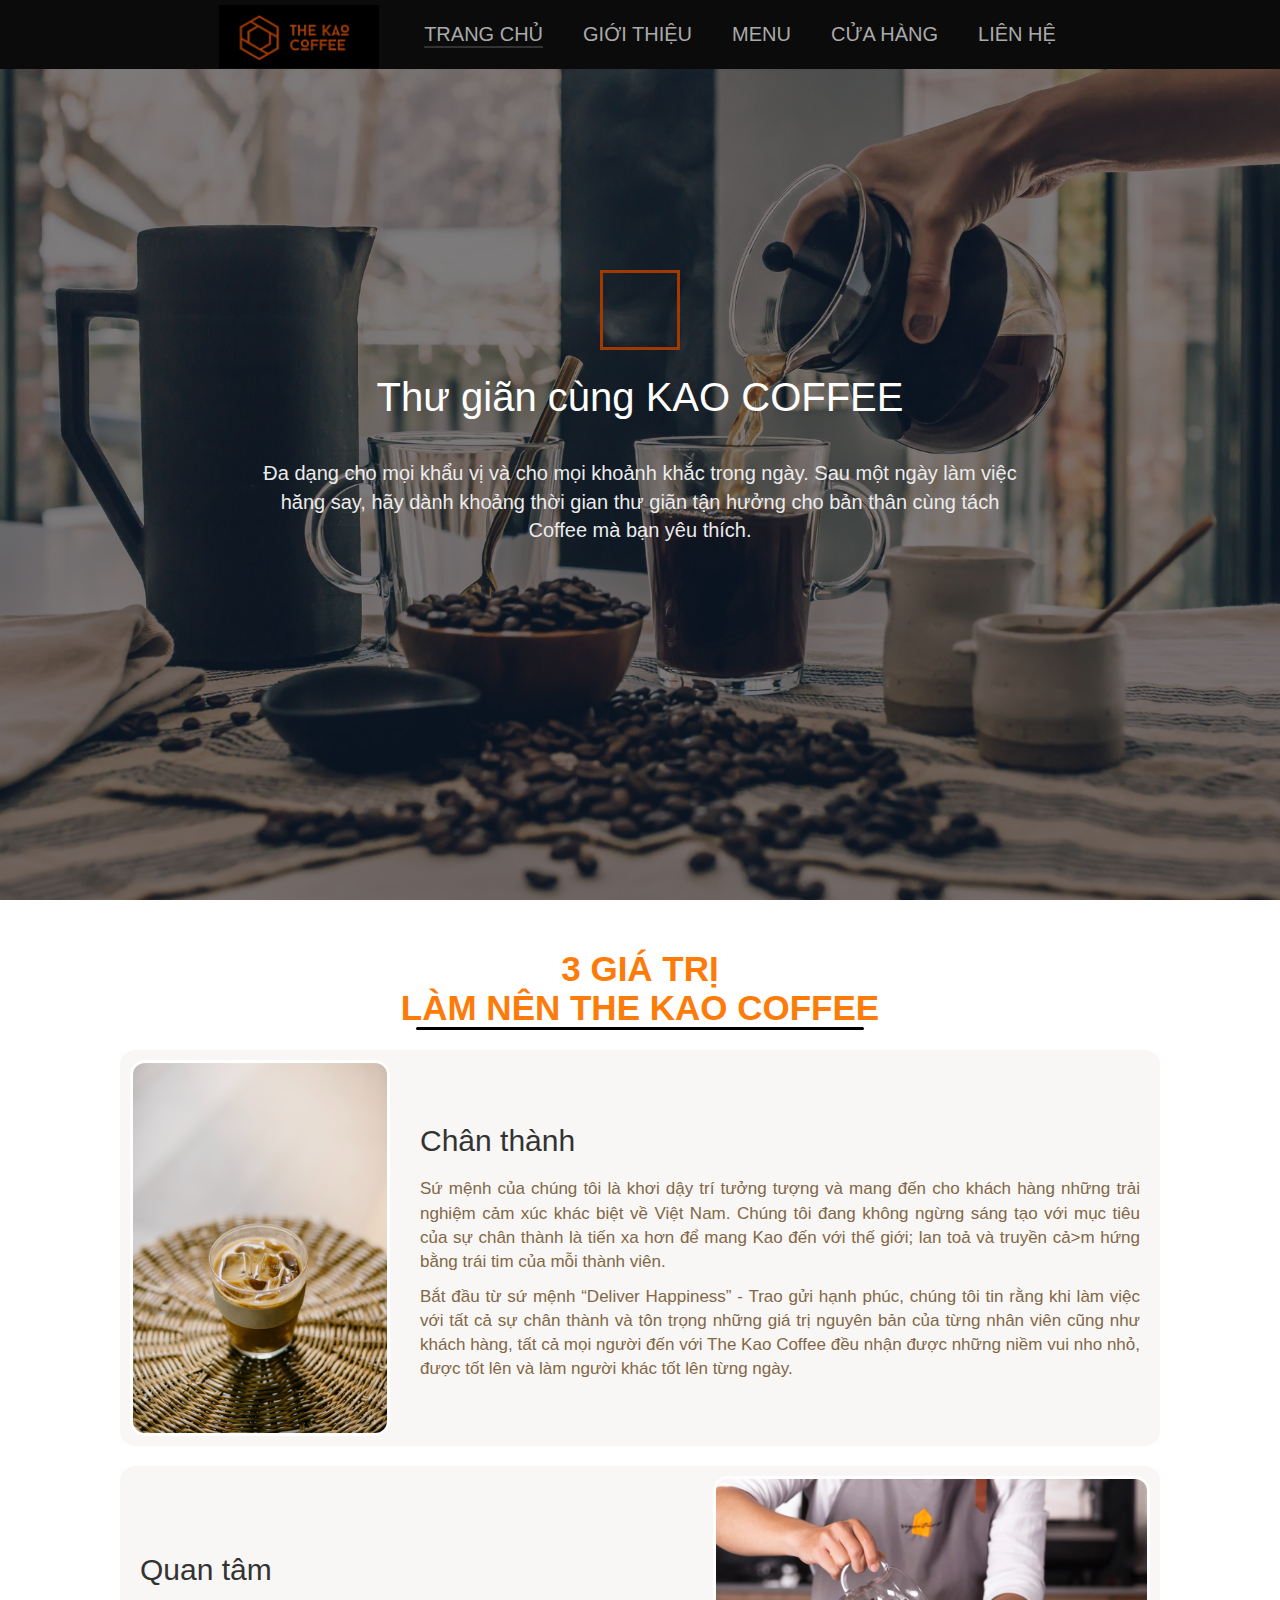
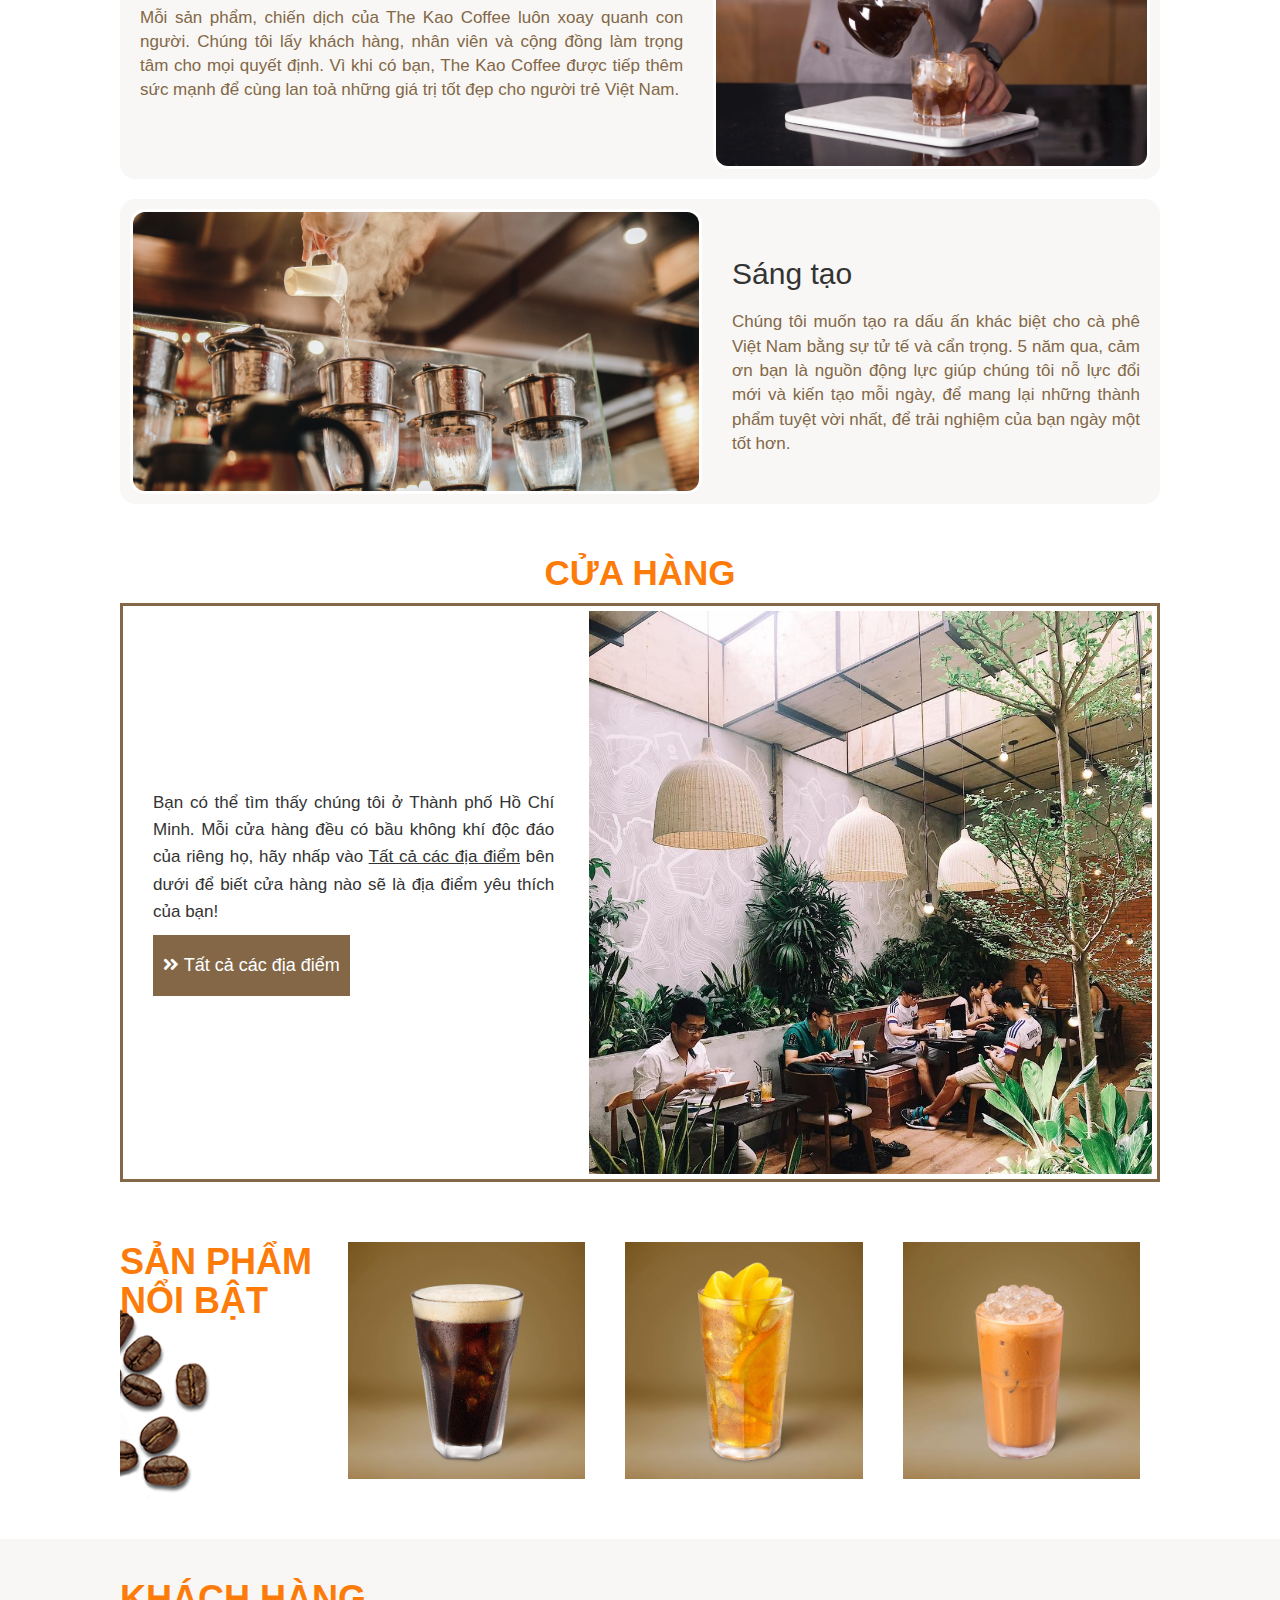
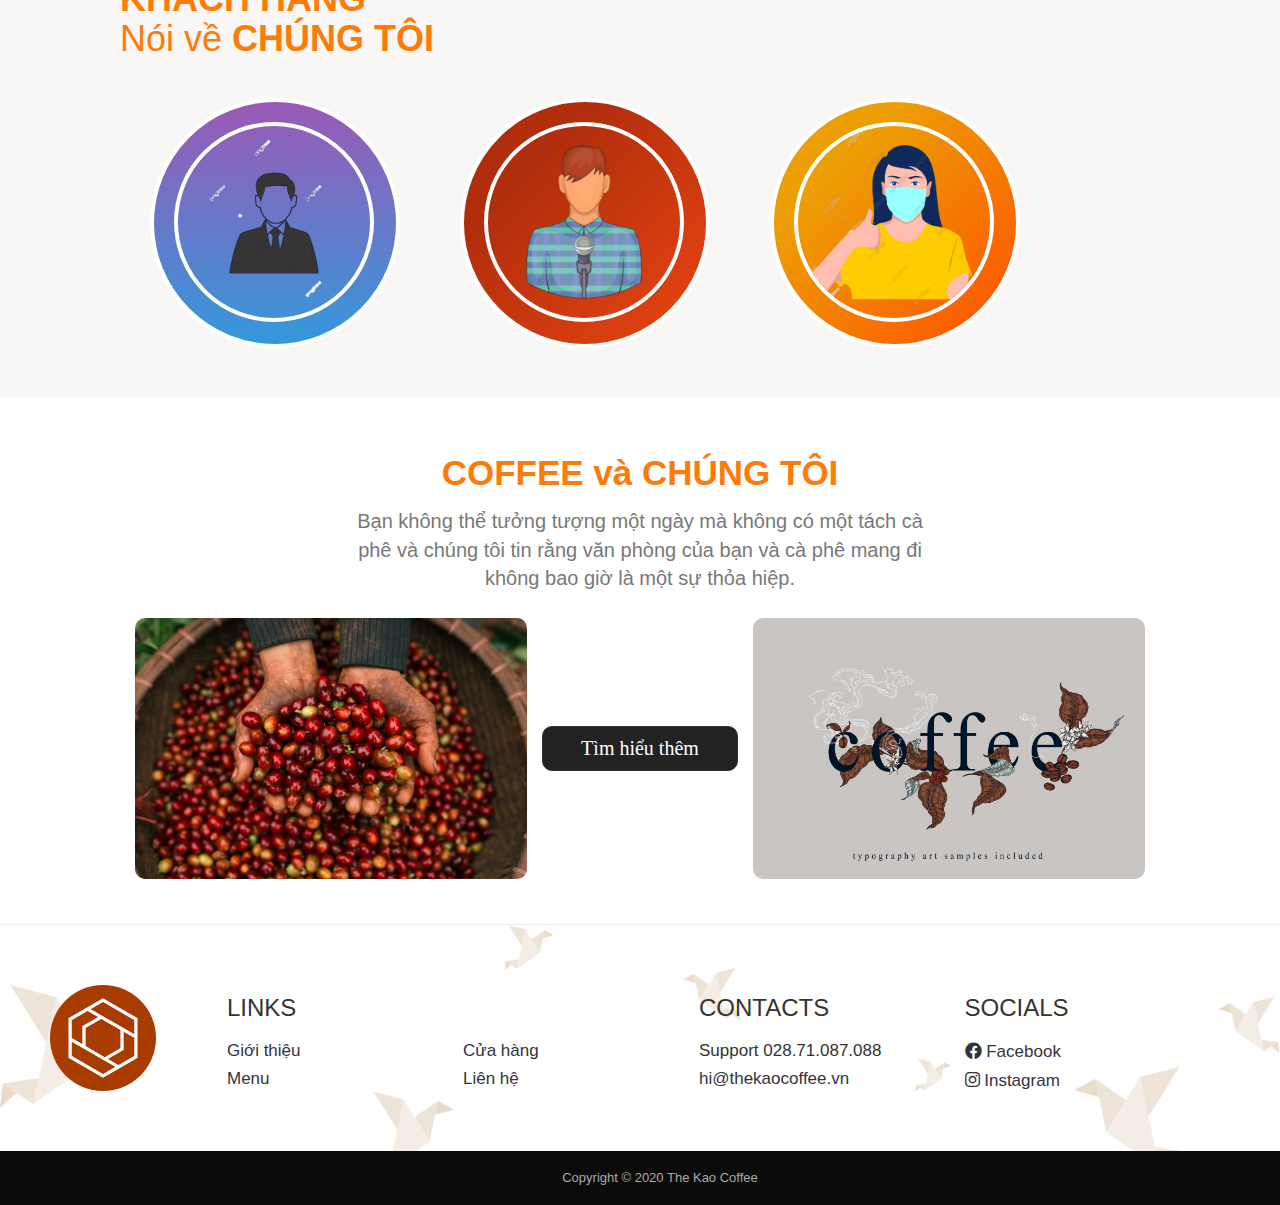
<file: index.html>
<!DOCTYPE html>


<html>
    <head>
        <title>Kao Coffee</title>
        <meta charset="utf-8">
        <link rel="stylesheet" type="text/css" href="css/HOME.css">
        <link rel="shortcut icon" href="img/lgtitle.ico" />
        <link rel="stylesheet"href="https://cdnjs.cloudflare.com/ajax/libs/font-awesome/4.7.0/css/font-awesome.min.css">      
        <link rel="stylesheet" href="https://maxcdn.bootstrapcdn.com/bootstrap/4.0.0/css/bootstrap.min.css" integrity="sha384-Gn5384xqQ1aoWXA+058RXPxPg6fy4IWvTNh0E263XmFcJlSAwiGgFAW/dAiS6JXm" crossorigin="anonymous">
        <link rel="stylesheet" href="https://cdnjs.cloudflare.com/ajax/libs/font-awesome/5.15.1/css/all.min.css" />
        <link rel="stylesheet" href="https://maxcdn.bootstrapcdn.com/bootstrap/3.4.1/css/bootstrap.min.css">
        <script src="https://ajax.googleapis.com/ajax/libs/jquery/3.5.1/jquery.min.js"></script>
        <script src="https://maxcdn.bootstrapcdn.com/bootstrap/3.4.1/js/bootstrap.min.js"></script>
        


        
         
    </head>
    <body>
        <!-- Menu -->
        <header class="header">
            <nav> 
                <ul class="menu">
                    <li class="logo-header">
                        <img src="img/logo3.png">
                    </li>
                    <li style="text-decoration: underline; text-underline-offset: 5px;"><a href="index.html" target="_self">Trang chủ</a></li>
                    <li ><a href="ABOUT.html">Giới thiệu</a></li>
                    <li class="sub"><a href="SANPHAM.html"> Menu </a>
                        <ul class="menu subcontent">
                            <li><a href="SANPHAM.html">Coffee</a> </li>
                            <li><a href="SANPHAM.html">Trà trái cây</a> </li>
                            <li><a href="SANPHAM.html">Trà sữa</a> </li>
                            <li><a href="SANPHAM.html">Đá xay</a> </li>
                            <li><a href="SANPHAM.html">Món ăn</a> </li>
                        </ul>
                    </li>
                    <li><a href="CUAHANG.html">Cửa hàng</a></li>
                    <li><a href="LIENHE.html">Liên hệ</a></li>
                </ul>
            </nav>
        </header>
        

       
        
        <!-- Nội dung-->
        <selection>
            
                <!--BIG-IMG-->
            <section class="banner">
                <div class="big-img">
                </div>
                <div class="intro">
                    <div class="intro-hello"></div>
                    <h1>Thư giãn cùng KAO COFFEE </h1>
                    <p>Đa dạng cho mọi khẩu vị và cho mọi khoảnh khắc trong ngày. Sau một ngày làm việc hăng say, hãy dành khoảng thời gian thư giãn tận hưởng cho bản thân cùng tách Coffee mà bạn yêu thích. </p>
                </div>
                
            </section>
        


            
                <!--VALUES-->
            <section class="values">
                <h1 class="underline"><strong> 3 GIÁ TRỊ <br> LÀM NÊN THE KAO COFFEE</strong></h1>
                <div class="value1">
                    <img src="img/value1.png">
                    <div class="value-sub">
                        <h2> Chân thành </h2>
                        <p>Sứ mệnh của chúng tôi là khơi dậy trí tưởng tượng và mang đến cho khách hàng những trải nghiệm cảm xúc khác biệt về Việt Nam. Chúng tôi đang không ngừng sáng tạo với mục tiêu của sự chân thành là tiến xa hơn để mang Kao đến với thế giới; lan toả và truyền cả>m hứng bằng trái tim của mỗi thành viên.</p>
                        <p>Bắt đầu từ sứ mệnh “Deliver Happiness” - Trao gửi hạnh phúc, chúng tôi tin rằng khi làm việc với tất cả sự chân thành và tôn trọng những giá trị nguyên bản của từng nhân viên cũng như khách hàng, tất cả mọi người đến với The Kao Coffee đều nhận được những niềm vui nho nhỏ, được tốt lên và làm người khác tốt lên từng ngày.</p>
                    </div>
                </div>
                
                <div class="value2">
                    <div class="value-sub">
                        <h2> Quan tâm </h2>
                        <p>Mỗi sản phẩm, chiến dịch của The Kao Coffee luôn xoay quanh con người. Chúng tôi lấy khách hàng, nhân viên và cộng đồng làm trọng tâm cho mọi quyết định. Vì khi có bạn, The Kao Coffee được tiếp thêm sức mạnh để cùng lan toả những giá trị tốt đẹp cho người trẻ Việt Nam.</p>
                    </div>
                    <img src="img/value2.webp">
                </div>

                <div class="value3">
                    <img src="img/value4.jpg">
                    <div class="value-sub">
                        <h2> Sáng tạo </h2>
                        <p>Chúng tôi muốn tạo ra dấu ấn khác biệt cho cà phê Việt Nam bằng sự tử tế và cẩn trọng. 5 năm qua, cảm ơn bạn là nguồn động lực giúp chúng tôi nỗ lực đổi mới và kiến tạo mỗi ngày, để mang lại những thành phẩm tuyệt vời nhất, để trải nghiệm của bạn ngày một tốt hơn.</p>
                    </div>
                </div>
            </section>

           
                <!-- STORE-->
            <section class="store-intro">
                <h1> <strong>CỬA HÀNG </strong></h1>
                <div class="store">
                    <div class="store-text">
                        <p>Bạn có thể tìm thấy chúng tôi ở Thành phố Hồ Chí Minh. Mỗi cửa hàng đều có bầu không khí độc đáo của riêng họ, hãy nhấp vào <u>Tất cả các địa điểm</u> bên dưới để biết cửa hàng nào sẽ là địa điểm yêu thích của bạn!</p>
                        <div class="store-more"><h4><a href="CUAHANG.html"> <i class="fas fa-angle-double-right"></i> Tất cả các địa điểm</a></h4></div>
                    </div>
                    <div class="store-img">
                        <img src="img/home-store.jpeg">
                     </div>
                </div>
            </section>
            



            <!--SẢN PHẨM-->
            <section class="sp">
                <div class="big-pro">
                    <div class="sp-name">
                        <h1> <strong>SẢN PHẨM <br>NỔI BẬT </strong></h1>
                    </div>
                    <div class="products">
                        <div class="product">
                            <div class="pro-img">
                                <img id="img1" onclick="changeImg()" src="img/coffee1.jpg" />
                            </div>
                            <script>
                                var index = 1;
                                changeImg = function(){
                                    var imgs = ["img/coffee1.jpg","img/coffee2.jpg"];
                                    document.getElementById("img1").src = imgs[index];
                                    index++;
                                    if(index ==2){
                                        index=0;}
                                }
                                setInterval(changeImg, 1500)
                            </script>
                        </div>
                        <div class="product">
                            <div class="pro-img">
                                <img id="img2" onclick="changeImg()" src="img/tra1.jpg" />
                            </div>
                            <script>
                                var index = 1;
                                changeImg = function(){
                                    var imgs = ["img/tra1.jpg","img/tra2.jpg"];
                                    document.getElementById("img2").src = imgs[index];
                                    index++;
                                    if(index ==2){
                                        index=0;}
                                }
                                setInterval(changeImg, 1500)
                            </script>
                        </div>
                        <div class="product">
                            <div class="pro-img">
                                <img id="img3" onclick="changeImg()" src="img/tsua1.jpg" />
                            </div>
                            <script>
                                var index = 1;
                                changeImg = function(){
                                    var imgs = ["img/tsua1.jpg","img/tsua2.jpg"];
                                    document.getElementById("img3").src = imgs[index];
                                    index++;
                                    if(index ==2){
                                        index=0;}
                                }
                                setInterval(changeImg, 1500)
                            </script>
                        </div>
                    </div>
                </div>    
            </section>

            <!--NHAN XET DANH GIA-->

            <section class="danhgia">
                <h1 class="rate-name"> <strong>KHÁCH HÀNG</strong> <br> Nói về <strong>CHÚNG TÔI </strong></h1>
                <div class="rates">
                    <div class="rate">
                        <img class="rate-img" src="img/kh1.png"/><br>
                        <i class="fas fa-star"></i> <i class="fas fa-star"></i> <i class="fas fa-star"></i> <i class="fas fa-star"></i> <i class="fas fa-star"> </i>
                        <p>Vô tình chọn The Kao để vào vì ấn tượng từ cái nhìn bên ngoài đến bài trí bên trong. Nhân viên thân thiện vui vẻ. Cà phê ngon và giá cả rất phải chăng. Chắc chắn sẽ là khách hàng thường xuyên của The Kao.</p>
                    </div>
                    <div class="rate1">
                        <img class="rate-img" src="img/kh2.png"/><br>
                        <i class="fas fa-star"></i> <i class="fas fa-star"></i> <i class="fas fa-star"></i> <i class="fas fa-star"></i> <i class="fas fa-star"> </i>
                        <p>Chắc sắp tới đây mình sẽ là fan của cà phê Kao. Vì cà phê ngon, wifi mạnh, phong cách phục vụ của nhân viên rất chu đáo. Sự hài lòng của khách hàng chính là điều cốt lõi để đẩy mạnh thương hiệu của công ty.</p>
                    </div>
                    <div class="rate2">
                        <img class="rate-img" src="img/kh3.png"/><br>
                        </i> <i class="fas fa-star"></i> <i class="fas fa-star"></i> <i class="fas fa-star"></i> <i class="fas fa-star"> </i>
                        <p>Bị ghiền cà phê Kao mất rồi. Tuần nào cũng phải uống mới chịu nổi, cảm ơn The Kao nhiều nhé. Sẽ là khách hàng thân thiết của The Kao. </p>
                    </div>
                </div>
                
            </section>
            <!--ABOUT-->
            <section class="about">
                <div class="about-name">
                    <h1> <strong>COFFEE </strong> và <strong>CHÚNG TÔI</strong></h1>
                    <p>Bạn không thể tưởng tượng một ngày mà không có một tách cà phê và chúng tôi tin rằng văn phòng của bạn và cà phê mang đi không bao giờ là một sự thỏa hiệp.  </p>
                   
                </div>

                <div class="abouts">
                    <div class="about-coffee">
                        <img class="about-img" src="img/about-cf0.webp">
                        <div class="about-overlay">
                            <div class="about-title">Chuyện về coffee </div>
                            <p class="about-sub">Tôi nên tự sát, hay nên uống một cốc cà phê?</p><br>
                        </div>
                    </div>
                    <div class="about-more">
                        <a class="btn" href="ABOUT.html"> Tìm hiểu thêm</a>
                    </div>
                    <div class="about-our">
                        <img class="about-img" src="img/about-our1.jfif">
                        <div class="about-overlay">
                            <div class="about-title">Chuyện thương hiệu </div>
                            <p class="about-sub">The Kao mong muốn tạo nên một thương hiệu Việt với đẳng cấp và chất lượng được thể hiện trong từng sản phẩm.</p><br>
                        </div>
                    </div>
                </div>
            </section>
        </selection>   
       

         <!--  FOOTER -->
        <section class="footer">
            <div class="my-footer">
                <div class="col15"> <a href="index.html"><img src="img/lgtitle.ico"/></a></div>
                <div class="col20"> 
                    <h3>Links</h3>
                    <div class="link-more">
                            <h4><a href="ABOUT.html">Giới thiệu</a></h4>
                            <h4><a href="SANPHAM.html">Menu</a></h4>
                    </div>
                </div>
                
                <div class="col20"> 
                    <h3 class="over">Links</h3>
                    <div class="link-more">
                        <h4><li><a href="CUAHANG.html">Cửa hàng</a></li></h4>
                        <h4><li><a href="LIENHE.html">Liên hệ</a></li></h4>
                    </div>
                </div>

                <div class="col22">
                    <h3>Contacts</h3>
                    <div class="contact-more">
                        <h4>Support 028.71.087.088</h4>
                        <h4><a href="mailto:2051050343phat@ou.edu.vn">hi@thekaocoffee.vn </a></h4>
                    </div>
                </div>
                <div class="col22">
                    <h3>Socials</h3>
                    <div class="socials-more">
                        <h4><a href="https://www.facebook.com/The.Coffee.House.2014/"><i class="fab fa-facebook"></i> Facebook</a> </h4>
                        <h4><a href="https://www.instagram.com/thecoffeehousevn/?hl=vi"> <i class="fab fa-instagram"></i> Instagram</a >  </h4>
                    </div>
                </div>
            </div>
        </section>
        <section class="end">
            <h4>Copyright © 2020 The Kao Coffee</h4>
            
        </section>
    </body>
</html>
</file>
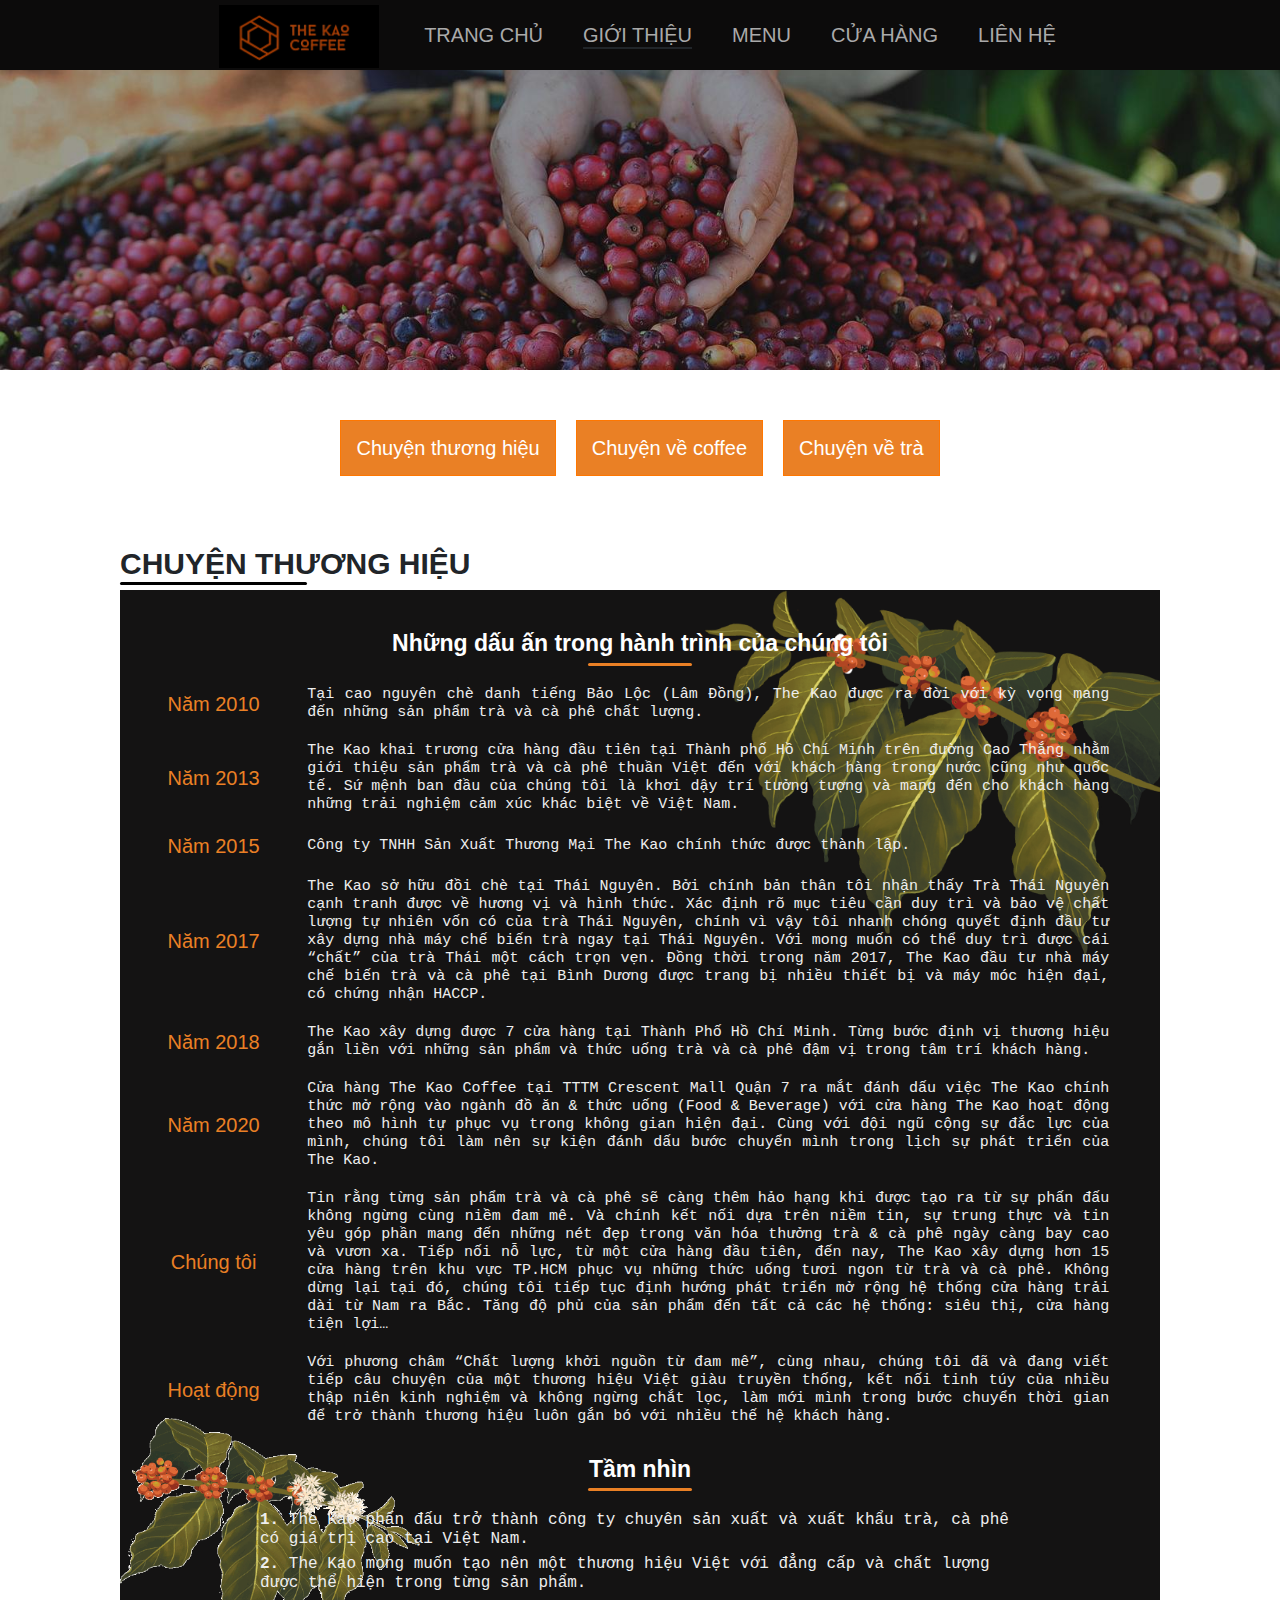
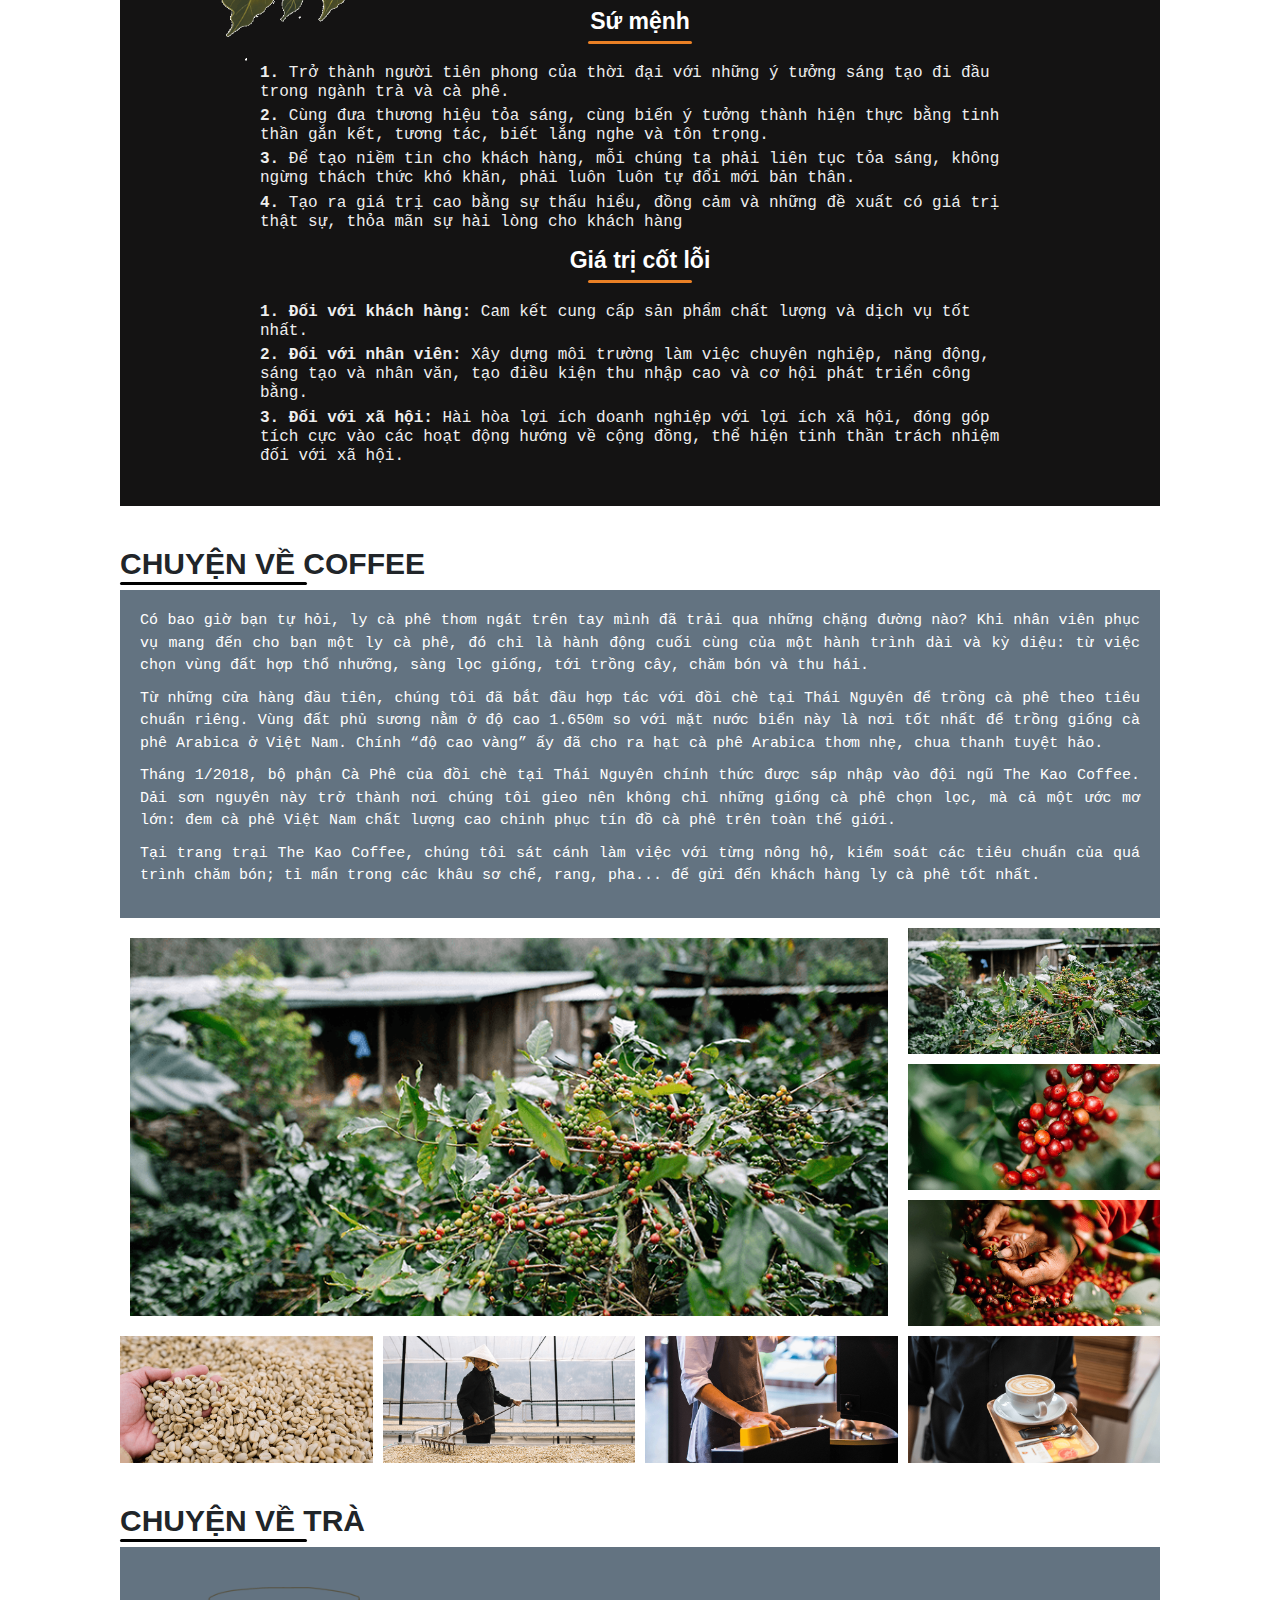
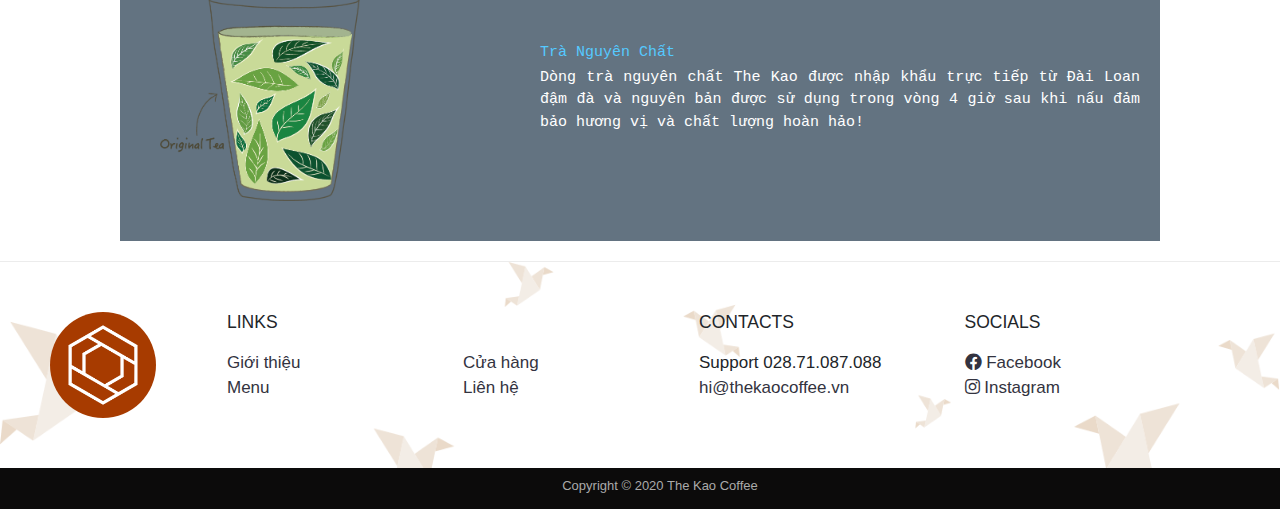
<file: ABOUT.html>
<!DOCTYPE html>
<html>
    <head>
        <title>Kao Coffee</title>
        <meta charset="utf-8">
        <link rel="stylesheet" type="text/css" href="css/ABOUT.css">
        <link rel="shortcut icon" href="img/lgtitle.ico" />
        <link rel="stylesheet"href="https://cdnjs.cloudflare.com/ajax/libs/font-awesome/4.7.0/css/font-awesome.min.css">      
        <link rel="stylesheet" href="https://maxcdn.bootstrapcdn.com/bootstrap/4.0.0/css/bootstrap.min.css" integrity="sha384-Gn5384xqQ1aoWXA+058RXPxPg6fy4IWvTNh0E263XmFcJlSAwiGgFAW/dAiS6JXm" crossorigin="anonymous">
        <link rel="stylesheet" href="https://cdnjs.cloudflare.com/ajax/libs/font-awesome/5.15.1/css/all.min.css" />
        <link rel="stylesheet" href="https://maxcdn.bootstrapcdn.com/bootstrap/3.4.1/css/bootstrap.min.css">
        <script src="https://ajax.googleapis.com/ajax/libs/jquery/3.5.1/jquery.min.js"></script>
        <script src="https://maxcdn.bootstrapcdn.com/bootstrap/3.4.1/js/bootstrap.min.js"></script>

        <link rel="stylesheet" href="https://maxcdn.bootstrapcdn.com/bootstrap/4.5.2/css/bootstrap.min.css">
        <script src="https://ajax.googleapis.com/ajax/libs/jquery/3.5.1/jquery.min.js"></script>
        <script src="https://cdnjs.cloudflare.com/ajax/libs/popper.js/1.16.0/umd/popper.min.js"></script>
        <script src="https://maxcdn.bootstrapcdn.com/bootstrap/4.5.2/js/bootstrap.min.js"></script>

        <script src="js/ABOUT.js"></script>
    </head>
    


    <body>
        <!-- Menu -->
       <!-- Menu -->
       <header class="header">
        <nav> 
            <ul class="menu">
                <li class="logo-header">
                    <img width="100%" src="img/logo3.png">
                </li>
                <li><a href="index.html" target="_self">Trang chủ</a></li>
                <li style="text-decoration: underline; text-underline-offset: 5px;" ><a href="ABOUT.html">Giới thiệu</a></li>
                <li class="sub"><a href="SANPHAM.html"> Menu </a>
                    <ul class="menu subcontent">
                        <li><a href="SANPHAM.html">Coffee</a> </li>
                        <li><a href="SANPHAM.html">Trà trái cây</a> </li>
                        <li><a href="SANPHAM.html">Trà sữa</a> </li>
                        <li><a href="SANPHAM.html">Đá xay</a> </li>
                        <li><a href="SANPHAM.html">Món ăn</a> </li>
                    </ul>
                </li>
                <li><a href="CUAHANG.html">Cửa hàng</a></li>
                <li><a href="LIENHE.html">Liên hệ</a></li>
            </ul>
        </nav>
    </header>


        <!-- BANNER -->
        <section class="banner">
            <img width="100%" src="img/banner-coffee.jpg">
        </section>

        <section class="choose">
            <div class="choose-sub">
                <h3><a href="#Brand"> Chuyện thương hiệu </a></h3>
                <h3><a href="#Coffee"> Chuyện về coffee </a></h3>
                <h3><a href="#Tea"> Chuyện về trà </a></h3>
            </div>

        </section>

<selection>
        <section class="container-brand">
            <h2 class="underline"><strong> CHUYỆN THƯƠNG HIỆU </strong></h2>
            
        <!-- DẤU ẤN-->   
            
            <div id="Brand" class="Brand">
                <!-- Chang duong -->
                <h3 class="underline"><strong> Những dấu ấn trong hành trình của chúng tôi </strong></h3>
                <div class="item-dauan">
                    <h3>Năm 2010 </h3>
                    <p>Tại cao nguyên chè danh tiếng Bảo Lộc (Lâm Đồng), The Kao được ra đời với kỳ vọng mang đến những sản phẩm trà và cà phê chất lượng.</p>
                </div>
                <div class="item-dauan">
                    <h3>Năm 2013 </h3>
                    <p>The Kao khai trương cửa hàng đầu tiên tại Thành phố Hồ Chí Minh trên đường Cao Thắng nhằm giới thiệu sản phẩm trà và cà phê thuần Việt đến với khách hàng trong nước cũng như quốc tế. Sứ mệnh ban đầu của chúng tôi là khơi dậy trí tưởng tượng và mang đến cho khách hàng những trải nghiệm cảm xúc khác biệt về Việt Nam. </p>
                </div>
                <div class="item-dauan">
                    <h3>Năm 2015 </h3>
                    <p>Công ty TNHH Sản Xuất Thương Mại The Kao chính thức được thành lập.</p>
                </div>
                <div class="item-dauan">
                    <h3>Năm 2017 </h3>
                    <p>The Kao sở hữu đồi chè tại Thái Nguyên. Bởi chính bản thân tôi nhận thấy Trà Thái Nguyên cạnh tranh được về hương vị và hình thức. Xác định rõ mục tiêu cần duy trì và bảo vệ chất lượng tự nhiên vốn có của trà Thái Nguyên, chính vì vậy tôi nhanh chóng quyết định đầu tư xây dựng nhà máy chế biến trà ngay tại Thái Nguyên. Với mong muốn có thể duy trì được cái “chất” của trà Thái một cách trọn vẹn. Đồng thời trong năm 2017, The Kao đầu tư nhà máy chế biến trà và cà phê tại Bình Dương được trang bị nhiều thiết bị và máy móc hiện đại, có chứng nhận HACCP. </p>
                </div>
                <div class="item-dauan">
                    <h3>Năm 2018 </h3>
                    <p>The Kao xây dựng được 7 cửa hàng tại Thành Phố Hồ Chí Minh. Từng bước định vị thương hiệu gắn liền với những sản phẩm và thức uống trà và cà phê đậm vị trong tâm trí khách hàng.</p>
                </div>
                <div class="item-dauan">
                    <h3>Năm 2020 </h3>
                    <p>Cửa hàng The Kao Coffee tại TTTM Crescent Mall Quận 7 ra mắt đánh dấu việc The Kao chính thức mở rộng vào ngành đồ ăn & thức uống (Food & Beverage) với cửa hàng The Kao hoạt động theo mô hình tự phục vụ trong không gian hiện đại. Cùng với đội ngũ cộng sự đắc lực của mình, chúng tôi làm nên sự kiện đánh dấu bước chuyển mình trong lịch sự phát triển của The Kao.</p>
                </div>
                <div class="item-dauan">
                    <h3>Chúng tôi </h3>
                    <p>Tin rằng từng sản phẩm trà và cà phê sẽ càng thêm hảo hạng khi được tạo ra từ sự phấn đấu không ngừng cùng niềm đam mê. Và chính kết nối dựa trên niềm tin, sự trung thực và tin yêu góp phần mang đến những nét đẹp trong văn hóa thưởng trà & cà phê ngày càng bay cao và vươn xa. Tiếp nối nỗ lực, từ một cửa hàng đầu tiên, đến nay, The Kao xây dựng hơn 15 cửa hàng trên khu vực TP.HCM phục vụ những thức uống tươi ngon từ trà và cà phê. Không dừng lại tại đó, chúng tôi tiếp tục định hướng phát triển mở rộng hệ thống cửa hàng trải dài từ Nam ra Bắc. Tăng độ phủ của sản phẩm đến tất cả các hệ thống: siêu thị, cửa hàng tiện lợi…</p>
                </div>
                <div class="item-dauan">
                    <h3>Hoạt động </h3>
                    <p>Với phương châm “Chất lượng khởi nguồn từ đam mê”, cùng nhau, chúng tôi đã và đang viết tiếp câu chuyện của một thương hiệu Việt giàu truyền thống, kết nối tinh túy của nhiều thập niên kinh nghiệm và không ngừng chắt lọc, làm mới mình trong bước chuyển thời gian để trở thành thương hiệu luôn gắn bó với nhiều thế hệ khách hàng.</p>
                </div>

                <!-- Tam nhin -->
                    <h3 class="underline"><strong> Tầm nhìn </strong></h3>
                    <div class="item-chung">
                        <h4><b>1.</b> The Kao phấn đấu trở thành công ty chuyên sản xuất và xuất khẩu trà, cà phê có giá trị cao tại Việt Nam. </h4>
                        <h4><b>2.</b> The Kao mong muốn tạo nên một thương hiệu Việt với đẳng cấp và chất lượng được thể hiện trong từng sản phẩm. </h4>
                    </div>

                <!-- Sứ mệnh -->
                    <h3 class="underline"><strong> Sứ mệnh </strong></h3>
                    <div class="item-chung">
                            <h4><b>1.</b> Trở thành người tiên phong của thời đại với những ý tưởng sáng tạo đi đầu trong ngành trà và cà phê.<h4>
                            <h4><b>2.</b> Cùng đưa thương hiệu tỏa sáng, cùng biến ý tưởng thành hiện thực bằng tinh thần gắn kết, tương tác, biết lắng nghe và tôn trọng.<h4>
                            <h4><b>3.</b> Để tạo niềm tin cho khách hàng, mỗi chúng ta phải liên tục tỏa sáng, không ngừng thách thức khó khăn, phải luôn luôn tự đổi mới bản thân. <h4>
                            <h4><b>4.</b> Tạo ra giá trị cao bằng sự thấu hiểu, đồng cảm và những đề xuất có giá trị thật sự, thỏa mãn sự hài lòng cho khách hàng<h4>
                    </div>
                    
            

                <!-- Gia tri cốt lỗi-->
                    <h3 class="underline"><strong> Giá trị cốt lỗi </strong></h3>
                    <div class="item-chung">
                        <h4><b>1. Đối với khách hàng:</b> Cam kết cung cấp sản phẩm chất lượng và dịch vụ tốt nhất. <h4>
                        <h4><b>2. Đối với nhân viên:</b> Xây dựng môi trường làm việc chuyên nghiệp, năng động, sáng tạo và nhân văn, tạo điều kiện thu nhập cao và cơ hội phát triển công bằng.<h4>
                        <h4><b>3. Đối với xã hội:</b> Hài hòa lợi ích doanh nghiệp với lợi ích xã hội, đóng góp tích cực vào các hoạt động hướng về cộng đồng, thể hiện tinh thần trách nhiệm đối với xã hội.</p>
                    </div>
            </div>
        </section>

        <!-- Chuyện COFFEE  -->
       
        <section id="Coffee" class="container-coffee">
            <h2 class="underline"><strong> CHUYỆN VỀ COFFEE </strong></h2>
            <div class="coffee">
                <p>Có bao giờ bạn tự hỏi, ly cà phê thơm ngát trên tay mình đã trải qua những chặng đường nào? Khi nhân viên phục vụ mang đến cho bạn một ly cà phê, đó chỉ là hành động cuối cùng của một hành trình dài và kỳ diệu: từ việc chọn vùng đất hợp thổ nhưỡng, sàng lọc giống, tới trồng cây, chăm bón và thu hái.</p>
                <p>Từ những cửa hàng đầu tiên, chúng tôi đã bắt đầu hợp tác với đồi chè tại Thái Nguyên để trồng cà phê theo tiêu chuẩn riêng. Vùng đất phủ sương nằm ở độ cao 1.650m so với mặt nước biển này là nơi tốt nhất để trồng giống cà phê Arabica ở Việt Nam. Chính “độ cao vàng” ấy đã cho ra hạt cà phê Arabica thơm nhẹ, chua thanh tuyệt hảo.</p>
                <p>Tháng 1/2018, bộ phận Cà Phê của đồi chè tại Thái Nguyên chính thức được sáp nhập vào đội ngũ The Kao Coffee. Dải sơn nguyên này trở thành nơi chúng tôi gieo nên không chỉ những giống cà phê chọn lọc, mà cả một ước mơ lớn: đem cà phê Việt Nam chất lượng cao chinh phục tín đồ cà phê trên toàn thế giới.</p>
                <p>Tại trang trại The Kao Coffee, chúng tôi sát cánh làm việc với từng nông hộ, kiểm soát các tiêu chuẩn của quá trình chăm bón; tỉ mẩn trong các khâu sơ chế, rang, pha... để gửi đến khách hàng ly cà phê tốt nhất.</p>
            </div>
            <!-- Chuyển ảnh -->
            <div class="item-img">
                
                <div class="item-anhlon">
                    <img width="100%" src="img/about-cf1.png" id="mainId"/>
                </div>
                <div class="item-anhnho">
                    <div><img width="100%" src="img/about-cf1.png" onclick="changeAnh(this)"/></div>
                    <div><img width="100%" src="img/about-cf2.png" onclick="changeAnh(this)"/></div>
                    <div><img width="100%" src="img/about-cf3.png" onclick="changeAnh(this)"/></div>

                </div>
            </div>
            <div class="item-img-duoi">
                <div><img width="100%" src="img/about-cf4.png" onclick="changeAnh(this)"/></div>
                <div><img width="100%" src="img/about-cf5.png" onclick="changeAnh(this)"/></div>
                <div><img width="100%" src="img/about-cf6.png" onclick="changeAnh(this)"/></div>
                <div><img width="100%" src="img/about-cf7.png" onclick="changeAnh(this)"/></div>
                
            </div>
                 <!--END Chuyển ảnh-->     

            
        </section >


        <!-- CHUYỆN TRÀ -->
        <section id="Tea" class="container-tea">
            <h2 class="underline"><strong> CHUYỆN VỀ TRÀ </strong></h2>
            <div class="tea">
                <div class="tea-img">
                    <img width="100%" src="img/about-tea4.png ">

                </div>
                <div class="tea-sub">
                    <h4>Trà Nguyên Chất</h4>
                    <p>Dòng trà nguyên chất The Kao được nhập khẩu trực tiếp từ Đài Loan đậm đà và nguyên bản được sử dụng trong vòng 4 giờ sau khi nấu đảm bảo hương vị và chất lượng hoàn hảo!</p>
                    
                </div>
                
            </div>
                  
            
        </section >

</selection>   
 <!--  FOOTER -->
 <section class="footer">
    <div class="my-footer">
        <div class="col15"> <a href="index.html"><img width="100%" src="img/lgtitle.ico"/></a></div>
        <div class="col20"> 
            <h3>Links</h3>
            <div class="link-more">
                    <h4><a href="ABOUT.html">Giới thiệu</a></h4>
                    <h4><a href="SANPHAM.html">Menu</a></h4>
            </div>
        </div>
        
        <div class="col20"> 
            <h3 class="over">Links</h3>
            <div class="link-more">
                <h4><li><a href="CUAHANG.html">Cửa hàng</a></li></h4>
                <h4><li><a href="LIENHE.html">Liên hệ</a></li></h4>
            </div>
        </div>

        <div class="col22">
            <h3>Contacts</h3>
            <div class="contact-more">
                <h4>Support 028.71.087.088</h4>
                <h4><a href="mailto:2051050343phat@ou.edu.vn">hi@thekaocoffee.vn </a></h4>
            </div>
        </div>
        <div class="col22">
            <h3>Socials</h3>
            <div class="socials-more">
                <h4><a href="https://www.facebook.com/The.Coffee.House.2014/"><i class="fab fa-facebook"></i> Facebook</a> </h4>
                <h4><a href="https://www.instagram.com/thecoffeehousevn/?hl=vi"> <i class="fab fa-instagram"></i> Instagram</a >  </h4>
            </div>
        </div>
    </div>
</section>
<section class="end">
    <h4>Copyright © 2020 The Kao Coffee</h4>
    
</section>    
    </body>
</html>
</file>
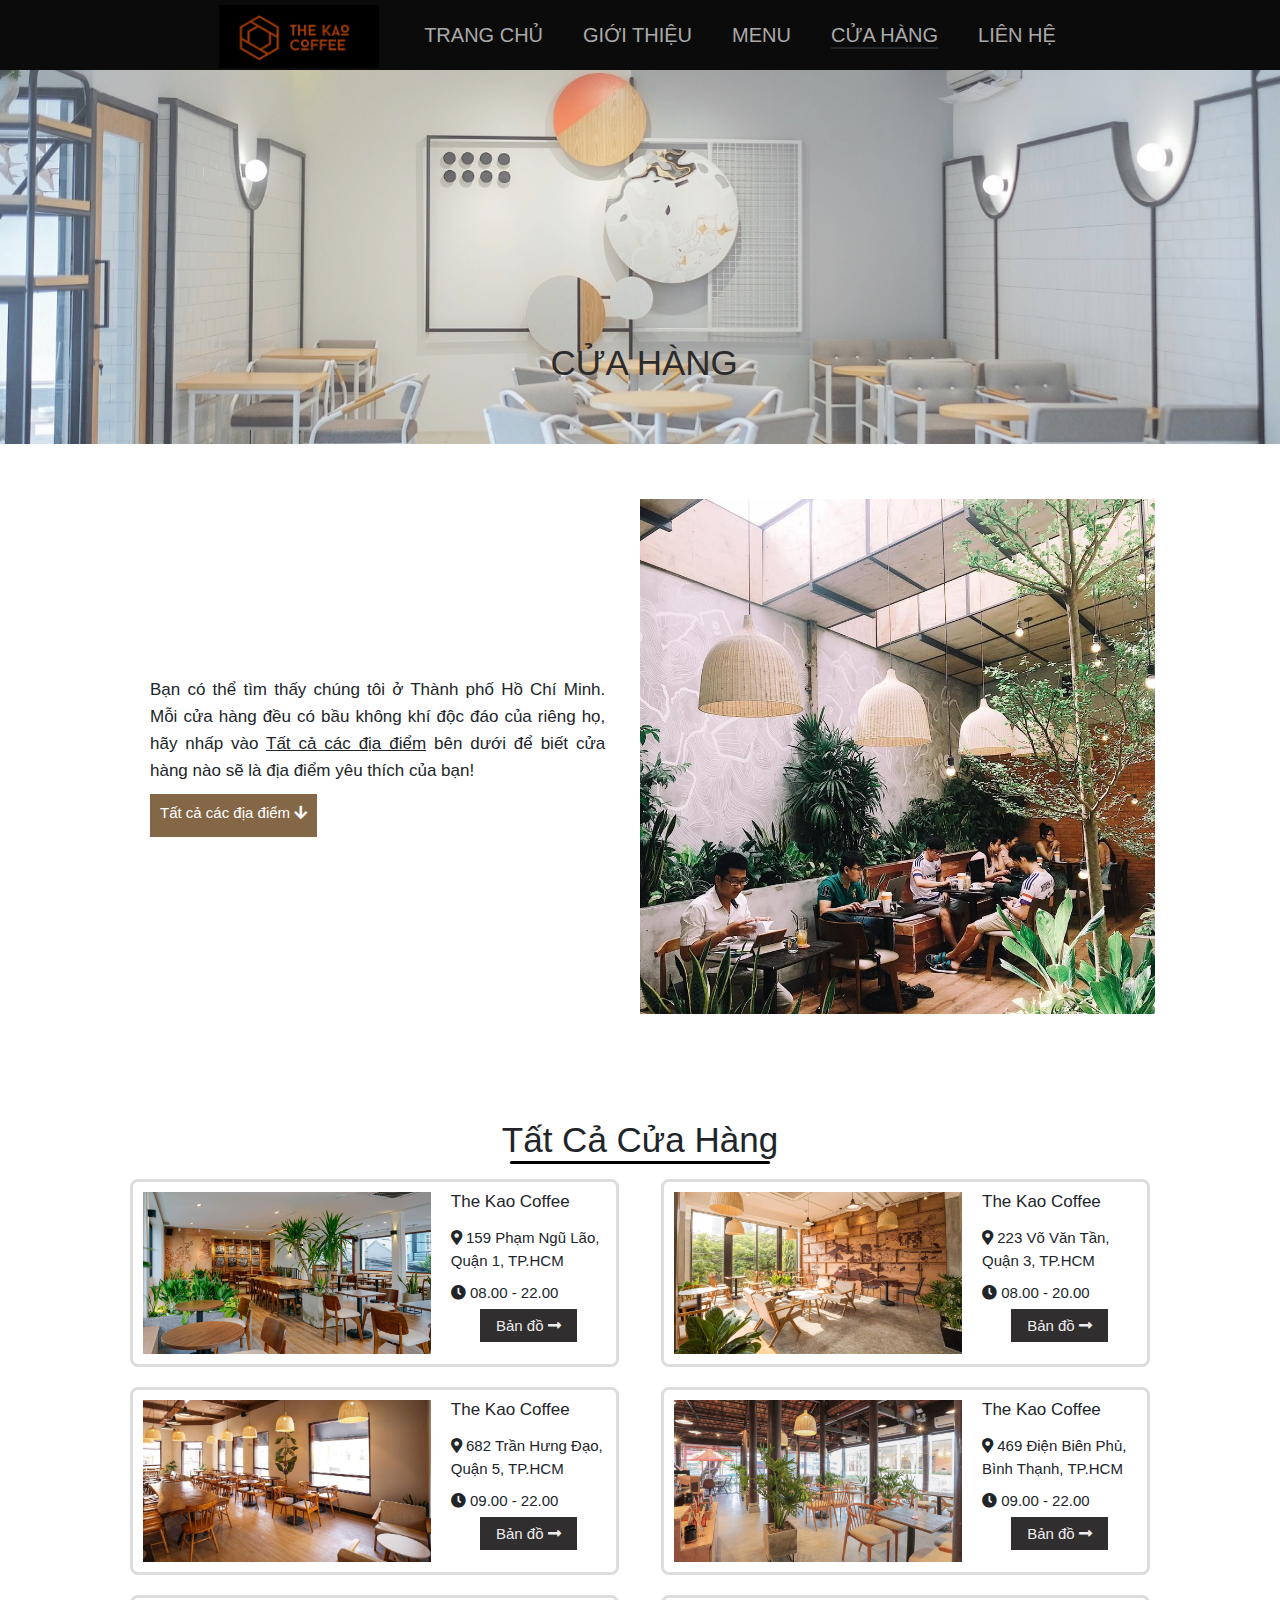
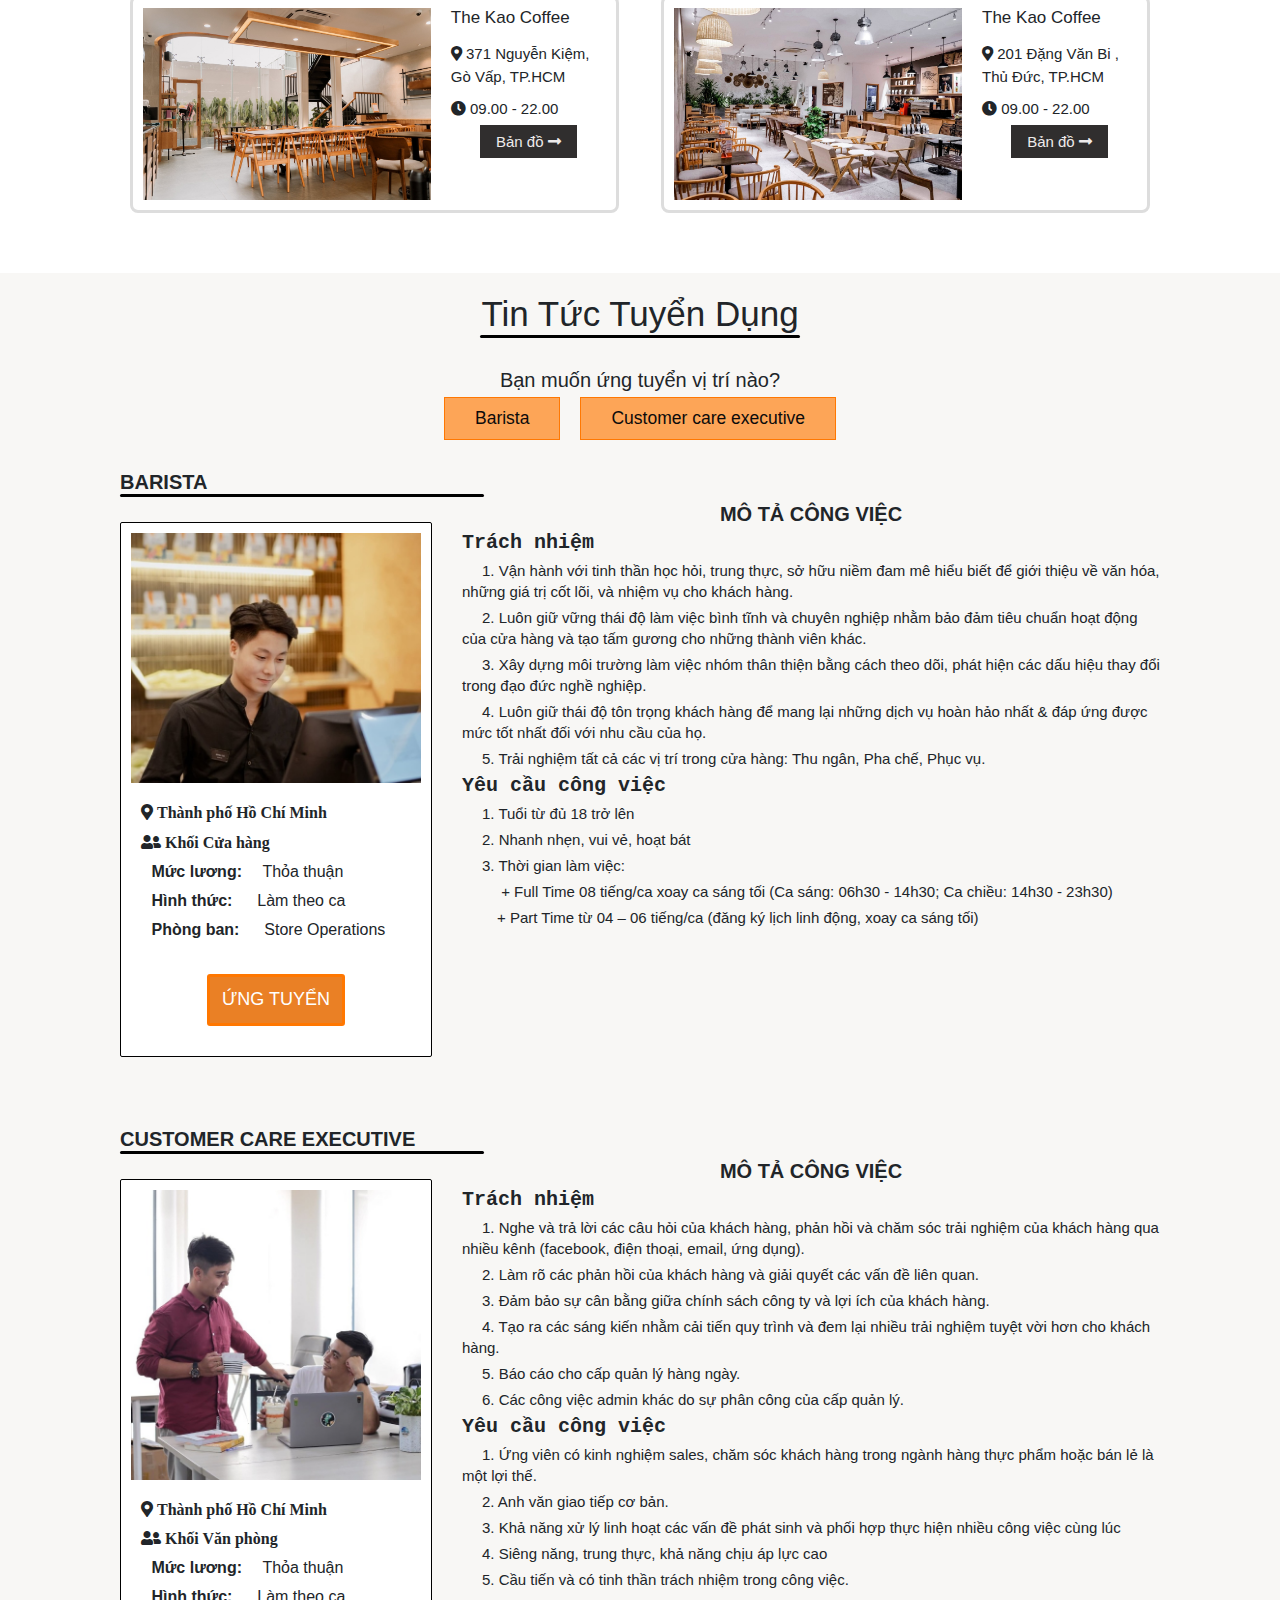
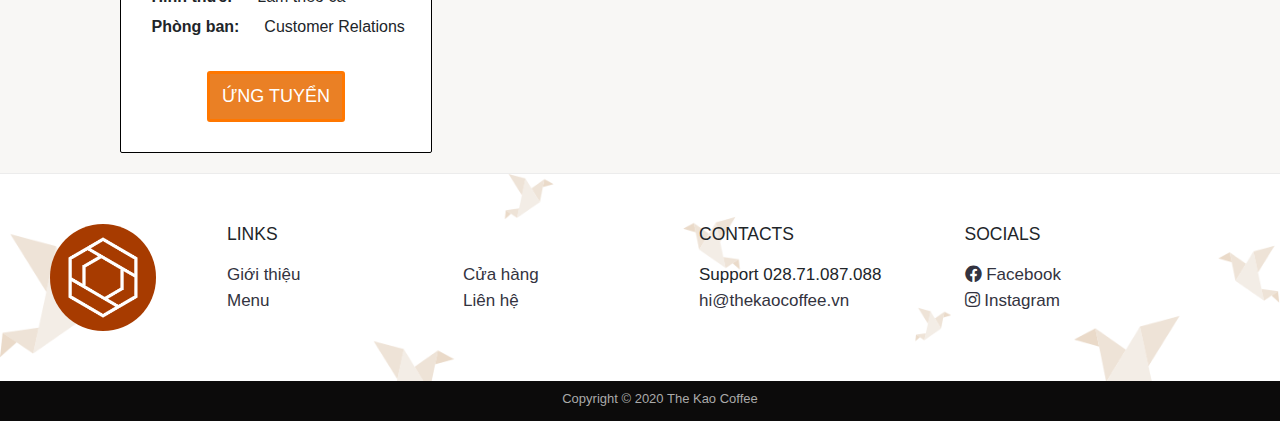
<file: CUAHANG.html>
<!DOCTYPE html>
<html>
    <head>
        <title>Kao Coffee</title>
        <meta charset="utf-8">
        <link rel="stylesheet" type="text/css" href="css/CUAHANG.css">
        <link rel="shortcut icon" href="img/lgtitle.ico" />
        <link rel="stylesheet"href="https://cdnjs.cloudflare.com/ajax/libs/font-awesome/4.7.0/css/font-awesome.min.css">      
        <link rel="stylesheet" href="https://maxcdn.bootstrapcdn.com/bootstrap/4.0.0/css/bootstrap.min.css" integrity="sha384-Gn5384xqQ1aoWXA+058RXPxPg6fy4IWvTNh0E263XmFcJlSAwiGgFAW/dAiS6JXm" crossorigin="anonymous">
        <link rel="stylesheet" href="https://cdnjs.cloudflare.com/ajax/libs/font-awesome/5.15.1/css/all.min.css" />
        <link rel="stylesheet" href="https://maxcdn.bootstrapcdn.com/bootstrap/3.4.1/css/bootstrap.min.css">
        <script src="https://ajax.googleapis.com/ajax/libs/jquery/3.5.1/jquery.min.js"></script>
        <script src="https://maxcdn.bootstrapcdn.com/bootstrap/3.4.1/js/bootstrap.min.js"></script>

        <link rel="stylesheet" href="https://maxcdn.bootstrapcdn.com/bootstrap/4.5.2/css/bootstrap.min.css">
        <script src="https://ajax.googleapis.com/ajax/libs/jquery/3.5.1/jquery.min.js"></script>
        <script src="https://cdnjs.cloudflare.com/ajax/libs/popper.js/1.16.0/umd/popper.min.js"></script>
        <script src="https://maxcdn.bootstrapcdn.com/bootstrap/4.5.2/js/bootstrap.min.js"></script>
    </head>

    <body>
        <!-- Menu -->
        <header class="header">
            <nav> 
                <ul class="menu">
                    <li class="logo-header">
                        <img src="img/logo3.png">
                    </li>
                    <li><a href="index.html" target="_self">Trang chủ</a></li>
                    <li><a href="ABOUT.html">Giới thiệu</a></li>
                    <li class="sub"><a href="SANPHAM.html"> Menu </a>
                        <ul class="menu subcontent">
                            <li><a href="SANPHAM.html">Coffee</a> </li>
                            <li><a href="SANPHAM.html">Trà trái cây</a> </li>
                            <li><a href="SANPHAM.html">Trà sữa</a> </li>
                            <li><a href="SANPHAM.html">Đá xay</a> </li>
                            <li><a href="SANPHAM.html">Món ăn</a> </li>
                        </ul>
                    </li>
                    <li style="text-decoration: underline; text-underline-offset: 5px;"><a href="CUAHANG.html">Cửa hàng</a></li>
                    <li><a href="LIENHE.html">Liên hệ</a></li>
                </ul>
            </nav>
        </header>
        
        

        <!-- BANNER -->
        <section class="banner"> 
            <img src="img/banner-store.jpeg">
            <h1>CỬA HÀNG</h1>
        </section>

        <!-- STORE-->
        <section class="store-intro">
            <div class="store">
                <div class="store-text">
                    <p>Bạn có thể tìm thấy chúng tôi ở Thành phố Hồ Chí Minh. Mỗi cửa hàng đều có bầu không khí độc đáo của riêng họ, hãy nhấp vào <u>Tất cả các địa điểm</u> bên dưới để biết cửa hàng nào sẽ là địa điểm yêu thích của bạn!</p>
                    <div class="store-more"><h4><a href="#come-store">  Tất cả các địa điểm  <i class="fas fa-arrow-down"></i></a></h4></div>
                </div>
                <div class="store-img">
                    <img src="img/home-store.jpeg">
                 </div>
            </div>
        </section>


        <section class="all-store" id="come-store">
            <h1 class="underline">Tất Cả Cửa Hàng</h1>
            <div class="locations">
                <div class="location">
                    <div class="loca-img"> <img src="img/store1.jpg"/></div>
                    <div class="loca-text">
                        <h5>The Kao Coffee</h5>
                        <div class="loca-text-more">
                            <p><i class="fas fa-map-marker-alt"></i> 159 Phạm Ngũ Lão, Quận 1, TP.HCM</p>
                            <p><i class="fas fa-clock"></i> 08.00 - 22.00 </p>
                            <p><a href="https://www.google.com/maps/place/159+Ph%E1%BA%A1m+Ng%C5%A9+L%C3%A3o,+Ph%C6%B0%E1%BB%9Dng+Ph%E1%BA%A1m+Ng%C5%A9+L%C3%A3o,+Qu%E1%BA%ADn+1,+Th%C3%A0nh+ph%E1%BB%91+H%E1%BB%93+Ch%C3%AD+Minh,+Vi%E1%BB%87t+Nam/@10.7689946,106.692226,17z/data=!3m1!4b1!4m5!3m4!1s0x31752f3e0cba2adb:0x1c4ffea69eb93e84!8m2!3d10.7689893!4d106.6944147">Bản đồ <i class="fas fa-long-arrow-alt-right"></i></a></p>
                        </div>
                    </div>
                </div>
                <div class="location">
                    <div class="loca-img"> <img src="img/store2.jpg"/></div>
                    <div class="loca-text">
                        <h5>The Kao Coffee</h5>
                        <div class="loca-text-more">
                            <p><i class="fas fa-map-marker-alt"></i> 223 Võ Văn Tần, Quận 3, TP.HCM</p>
                            <p><i class="fas fa-clock"></i> 08.00 - 20.00 </p>
                            <p><a href="https://www.google.com/maps/place/159+Ph%E1%BA%A1m+Ng%C5%A9+L%C3%A3o,+Ph%C6%B0%E1%BB%9Dng+Ph%E1%BA%A1m+Ng%C5%A9+L%C3%A3o,+Qu%E1%BA%ADn+1,+Th%C3%A0nh+ph%E1%BB%91+H%E1%BB%93+Ch%C3%AD+Minh,+Vi%E1%BB%87t+Nam/@10.7689946,106.692226,17z/data=!3m1!4b1!4m5!3m4!1s0x31752f3e0cba2adb:0x1c4ffea69eb93e84!8m2!3d10.7689893!4d106.6944147">Bản đồ <i class="fas fa-long-arrow-alt-right"></i></a></p>
                        </div>
                    </div>
                </div>
                <div class="location">
                    <div class="loca-img"> <img src="img/store3.jpg"/></div>
                    <div class="loca-text">
                        <h5>The Kao Coffee</h5>
                        <div class="loca-text-more">
                            <p><i class="fas fa-map-marker-alt"></i> 682 Trần Hưng Đạo, Quận 5, TP.HCM</p>
                            <p><i class="fas fa-clock"></i> 09.00 - 22.00 </p>
                            <p><a href="https://www.google.com/maps/place/159+Ph%E1%BA%A1m+Ng%C5%A9+L%C3%A3o,+Ph%C6%B0%E1%BB%9Dng+Ph%E1%BA%A1m+Ng%C5%A9+L%C3%A3o,+Qu%E1%BA%ADn+1,+Th%C3%A0nh+ph%E1%BB%91+H%E1%BB%93+Ch%C3%AD+Minh,+Vi%E1%BB%87t+Nam/@10.7689946,106.692226,17z/data=!3m1!4b1!4m5!3m4!1s0x31752f3e0cba2adb:0x1c4ffea69eb93e84!8m2!3d10.7689893!4d106.6944147">Bản đồ <i class="fas fa-long-arrow-alt-right"></i></a></p>
                        </div>
                    </div>
                </div>
                <div class="location">
                    <div class="loca-img"> <img src="img/store4.jpg"/></div>
                    <div class="loca-text">
                        <h5>The Kao Coffee</h5>
                        <div class="loca-text-more">
                            <p><i class="fas fa-map-marker-alt"></i> 469 Điện Biên Phủ, Bình Thạnh, TP.HCM</p>
                            <p><i class="fas fa-clock"></i> 09.00 - 22.00 </p>
                            <p><a href="https://www.google.com/maps/place/159+Ph%E1%BA%A1m+Ng%C5%A9+L%C3%A3o,+Ph%C6%B0%E1%BB%9Dng+Ph%E1%BA%A1m+Ng%C5%A9+L%C3%A3o,+Qu%E1%BA%ADn+1,+Th%C3%A0nh+ph%E1%BB%91+H%E1%BB%93+Ch%C3%AD+Minh,+Vi%E1%BB%87t+Nam/@10.7689946,106.692226,17z/data=!3m1!4b1!4m5!3m4!1s0x31752f3e0cba2adb:0x1c4ffea69eb93e84!8m2!3d10.7689893!4d106.6944147">Bản đồ <i class="fas fa-long-arrow-alt-right"></i></a></p>
                        </div>
                    </div>
                </div>
                <div class="location">
                    <div class="loca-img"> <img src="img/store5.jpg"/></div>
                    <div class="loca-text">
                        <h5>The Kao Coffee</h5>
                        <div class="loca-text-more">
                            <p><i class="fas fa-map-marker-alt"></i> 371 Nguyễn Kiệm, Gò Vấp, TP.HCM</p>
                            <p><i class="fas fa-clock"></i> 09.00 - 22.00 </p>
                            <p><a href="https://www.google.com/maps/place/159+Ph%E1%BA%A1m+Ng%C5%A9+L%C3%A3o,+Ph%C6%B0%E1%BB%9Dng+Ph%E1%BA%A1m+Ng%C5%A9+L%C3%A3o,+Qu%E1%BA%ADn+1,+Th%C3%A0nh+ph%E1%BB%91+H%E1%BB%93+Ch%C3%AD+Minh,+Vi%E1%BB%87t+Nam/@10.7689946,106.692226,17z/data=!3m1!4b1!4m5!3m4!1s0x31752f3e0cba2adb:0x1c4ffea69eb93e84!8m2!3d10.7689893!4d106.6944147">Bản đồ <i class="fas fa-long-arrow-alt-right"></i></a></p>
                        </div>
                    </div>
                </div>
                <div class="location">
                    <div class="loca-img"> <img src="img/store6.jpeg"/></div>
                    <div class="loca-text">
                        <h5>The Kao Coffee</h5>
                        <div class="loca-text-more">
                            <p><i class="fas fa-map-marker-alt"></i> 201 Đặng Văn Bi , Thủ Đức, TP.HCM</p>
                            <p><i class="fas fa-clock"></i> 09.00 - 22.00 </p>
                            <p><a href="https://www.google.com/maps/place/159+Ph%E1%BA%A1m+Ng%C5%A9+L%C3%A3o,+Ph%C6%B0%E1%BB%9Dng+Ph%E1%BA%A1m+Ng%C5%A9+L%C3%A3o,+Qu%E1%BA%ADn+1,+Th%C3%A0nh+ph%E1%BB%91+H%E1%BB%93+Ch%C3%AD+Minh,+Vi%E1%BB%87t+Nam/@10.7689946,106.692226,17z/data=!3m1!4b1!4m5!3m4!1s0x31752f3e0cba2adb:0x1c4ffea69eb93e84!8m2!3d10.7689893!4d106.6944147">Bản đồ <i class="fas fa-long-arrow-alt-right"></i></a></p>
                        </div>
                    </div>
                </div>
                
            </div>
        </section>
    <!-- TUYỂN DỤNG -->
        <section class="recruit">
            <h1 class="underline">Tin Tức Tuyển Dụng</h1>
            <div class="recruit-post">
                 <!-- NỘI DUNG CHÍNH -->
        <section class="general">
            <h2> Bạn muốn ứng tuyển vị trí nào? </h2>
            <div class="TD-vitri">
                <h3> <a href="#id-bar"> Barista </a></h3>
                <h3> <a href="#id-cus"> Customer care executive</a></h3>
            </div>
        </section>
        <selection>
            <!--  -->
            <section class="content1" id="id-bar">
                <h2 class="underline-phu"><strong> BARISTA </strong></h2>
                <div class="content-main1"> 
                    <div class="barista-item"> 
                        <img src="img/barista1.jpg">
                        <h4><i class="fas fa-map-marker-alt"> Thành phố Hồ Chí Minh </i></h4>
                        <h4><i class="fas fa-user-friends"> Khối Cửa hàng </i></h4>
                        <h4>&emsp; <strong> Mức lương: </strong> &emsp;Thỏa thuận </h4>
                        <h4>&emsp; <strong> Hình thức:  </strong>  &emsp; Làm theo ca</h4>
                        <h4>&emsp; <strong>Phòng ban: </strong> &emsp; Store Operations </h4> 
                        <h3> <a href="https://docs.google.com/forms/d/1f7tkloN-cQewHgoTtzpZlDa1yj63AhSnqUkGmKmLgaY/edit"> ỨNG TUYỂN </a></h3>
                    </div>


                    <div class="barista-sub"> 
                        <h2> MÔ TẢ CÔNG VIỆC</h2>
                        <h3> <strong>Trách nhiệm </strong></h3>
                        <h5>1. Vận hành với tinh thần học hỏi, trung thực, sở hữu niềm đam mê hiểu biết để giới thiệu về văn hóa, những giá trị cốt lõi, và nhiệm vụ cho khách hàng.</h5>
                        <h5>2. Luôn giữ vững thái độ làm việc bình tĩnh và chuyên nghiệp nhằm bảo đảm tiêu chuẩn hoạt động của cửa hàng và tạo tấm gương cho những thành viên khác.</h5>
                        <h5>3. Xây dựng môi trường làm việc nhóm thân thiện bằng cách theo dõi, phát hiện các dấu hiệu thay đổi trong đạo đức nghề nghiệp.</h5>
                        <h5>4. Luôn giữ thái độ tôn trọng khách hàng để mang lại những dịch vụ hoàn hảo nhất & đáp ứng được mức tốt nhất đối với nhu cầu của họ.</h5>
                        <h5>5. Trải nghiệm tất cả các vị trí trong cửa hàng: Thu ngân, Pha chế, Phục vụ.</h5>
                        

                        <h3> <strong>Yêu cầu công việc </strong></h3>
                        <h5>1. Tuổi từ đủ 18 trở lên </h5>
                        <h5>2. Nhanh nhẹn, vui vẻ, hoạt bát </h5>
                        <h5>3. Thời gian làm việc:</h5>
                        <h5>&emsp; + Full Time 08 tiếng/ca xoay ca sáng tối (Ca sáng: 06h30 - 14h30; Ca chiều: 14h30 - 23h30) </h5>
                        <h5>&emsp;+ Part Time từ 04 – 06 tiếng/ca (đăng ký lịch linh động, xoay ca sáng tối)</h5>
                        
                    </div>
                </div>

            </section>

            <section class="content2" id="id-cus">
                <h2 class="underline-phu"><strong> CUSTOMER CARE EXECUTIVE </strong></h2>
                <div class="content-main2"> 
                    <div class="customer-item"> 
                        <img src="img/customer1.jpg">
                        <h4><i class="fas fa-map-marker-alt"> Thành phố Hồ Chí Minh </i></h4>
                        <h4><i class="fas fa-user-friends"> Khối Văn phòng </i></h4>
                        <h4>&emsp; <strong> Mức lương: </strong> &emsp;Thỏa thuận </h4>
                        <h4>&emsp; <strong> Hình thức:  </strong>  &emsp; Làm theo ca</h4>
                        <h4>&emsp; <strong>Phòng ban: </strong> &emsp; Customer Relations</h4> 
                        <h3> <a href="https://docs.google.com/forms/d/1iCpwBQzDjvMEPbsVc0lOOr65VVpdP1lTO5ZEewG2TZk/edit?usp=forms_home&ths=true"> ỨNG TUYỂN </a></h3>
                    </div>


                    <div class="customer-sub"> 
                        <h2> MÔ TẢ CÔNG VIỆC</h2>
                        <h3> <strong>Trách nhiệm </strong></h3>
                        <h5>1. Nghe và trả lời các câu hỏi của khách hàng, phản hồi và chăm sóc trải nghiệm của khách hàng qua nhiều kênh (facebook, điện thoại, email, ứng dụng). </h5>
                        <h5>2. Làm rõ các phản hồi của khách hàng và giải quyết các vấn đề liên quan. </h5>
                        <h5>3. Đảm bảo sự cân bằng giữa chính sách công ty và lợi ích của khách hàng.</h5>
                        <h5>4. Tạo ra các sáng kiến nhằm cải tiến quy trình và đem lại nhiều trải nghiệm tuyệt vời hơn cho khách hàng. </h5>
                        <h5>5. Báo cáo cho cấp quản lý hàng ngày. </h5>
                        <h5>6. Các công việc admin khác do sự phân công của cấp quản lý.</h5>

                        <h3> <strong>Yêu cầu công việc </strong></h3>
                        <h5>1. Ứng viên có kinh nghiệm sales, chăm sóc khách hàng trong ngành hàng thực phẩm hoặc bán lẻ là một lợi thế.  </h5>
                        <h5>2. Anh văn giao tiếp cơ bản.</h5>
                        <h5>3. Khả năng xử lý  linh hoạt các vấn đề phát sinh và phối hợp thực hiện nhiều công việc cùng lúc </h5>
                        <h5>4. Siêng năng, trung thực, khả năng chịu áp lực cao   </h5>
                        <h5>5. Cầu tiến và có tinh thần trách nhiệm trong công việc.    </h5>
                        
                    </div>
                </div>
                </section>

            </div>
        </section>
    <!--  FOOTER -->
        <section class="footer">
            <div class="my-footer">
                <div class="col15"> <a href="index.html"><img src="img/lgtitle.ico"/></a></div>
                <div class="col20"> 
                    <h3>Links</h3>
                    <div class="link-more">
                            <h4><a href="ABOUT.html">Giới thiệu</a></h4>
                            <h4><a href="SANPHAM.html">Menu</a></h4>
                    </div>
                </div>
                
                <div class="col20"> 
                    <h3 class="over">Links</h3>
                    <div class="link-more">
                        <h4><li><a href="CUAHANG.html">Cửa hàng</a></li></h4>
                        <h4><li><a href="LIENHE.html">Liên hệ</a></li></h4>
                    </div>
                </div>

                <div class="col22">
                    <h3>Contacts</h3>
                    <div class="contact-more">
                        <h4>Support 028.71.087.088</h4>
                        <h4><a href="mailto:2051050343phat@ou.edu.vn">hi@thekaocoffee.vn </a></h4>
                    </div>
                </div>
                <div class="col22">
                    <h3>Socials</h3>
                    <div class="socials-more">
                        <h4><a href="https://www.facebook.com/The.Coffee.House.2014/"><i class="fab fa-facebook"></i> Facebook</a> </h4>
                        <h4><a href="https://www.instagram.com/thecoffeehousevn/?hl=vi"> <i class="fab fa-instagram"></i> Instagram</a >  </h4>
                    </div>
                </div>
            </div>
        </section>
        <section class="end">
            <h4>Copyright © 2020 The Kao Coffee</h4>
            
        </section>  
    </body>
</html>
</file>
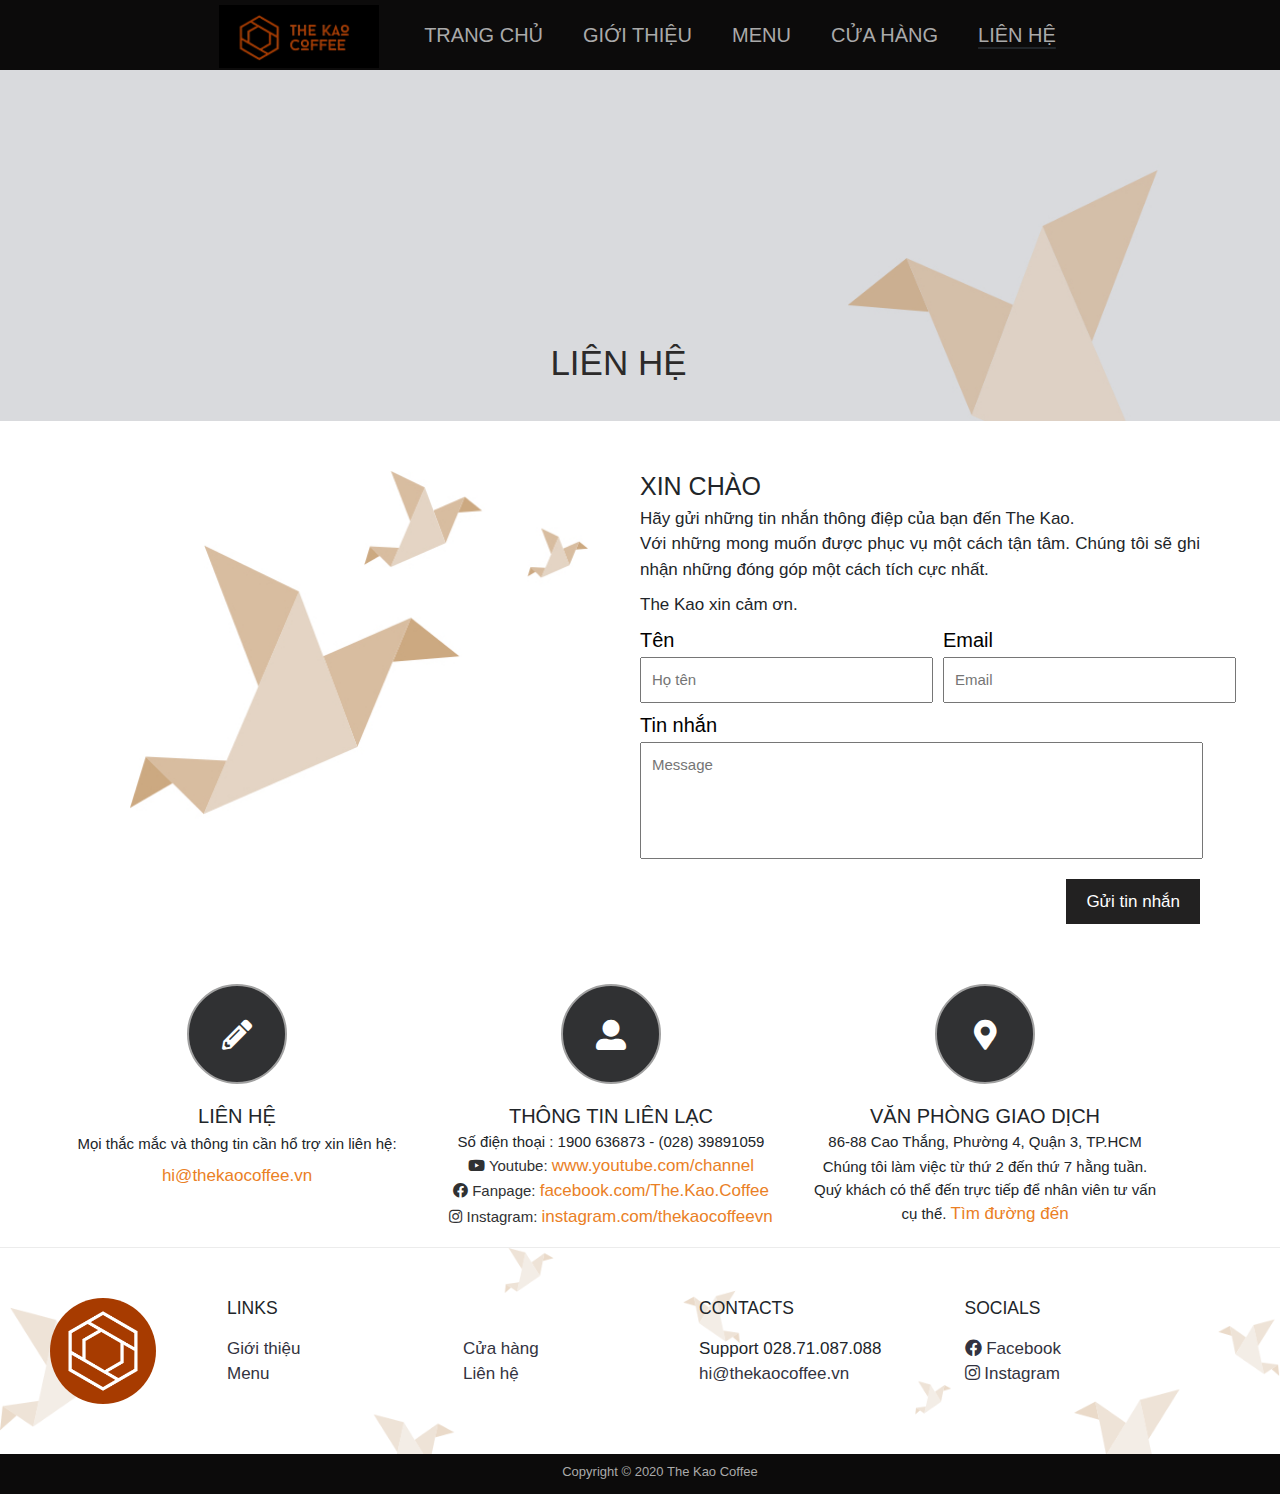
<file: LIENHE.html>
<!DOCTYPE html>
<html>
    <head>

    
    <title>Kao Coffee</title>
        <meta charset="utf-8">
        <link rel="stylesheet" type="text/css" href="css/LIENHE.css">
        <link rel="shortcut icon" href="img/lgtitle.ico" />
        <link rel="stylesheet"href="https://cdnjs.cloudflare.com/ajax/libs/font-awesome/4.7.0/css/font-awesome.min.css">      
        <link rel="stylesheet" href="https://maxcdn.bootstrapcdn.com/bootstrap/4.0.0/css/bootstrap.min.css" integrity="sha384-Gn5384xqQ1aoWXA+058RXPxPg6fy4IWvTNh0E263XmFcJlSAwiGgFAW/dAiS6JXm" crossorigin="anonymous">
        <link rel="stylesheet" href="https://cdnjs.cloudflare.com/ajax/libs/font-awesome/5.15.1/css/all.min.css" />
        <link rel="stylesheet" href="https://maxcdn.bootstrapcdn.com/bootstrap/3.4.1/css/bootstrap.min.css">
        <script src="https://ajax.googleapis.com/ajax/libs/jquery/3.5.1/jquery.min.js"></script>
        <script src="https://maxcdn.bootstrapcdn.com/bootstrap/3.4.1/js/bootstrap.min.js"></script>

        <link rel="stylesheet" href="https://pro.fontawesome.com/releases/v5.10.0/css/all.css" integrity="sha384-AYmEC3Yw5cVb3ZcuHtOA93w35dYTsvhLPVnYs9eStHfGJvOvKxVfELGroGkvsg+p" crossorigin="anonymous"/>


        <link rel="stylesheet" href="https://maxcdn.bootstrapcdn.com/bootstrap/4.5.2/css/bootstrap.min.css">
        <script src="https://ajax.googleapis.com/ajax/libs/jquery/3.5.1/jquery.min.js"></script>
        <script src="https://cdnjs.cloudflare.com/ajax/libs/popper.js/1.16.0/umd/popper.min.js"></script>
        <script src="https://maxcdn.bootstrapcdn.com/bootstrap/4.5.2/js/bootstrap.min.js"></script>
        
        <script>  
            function hello(){  
              alert("Thông tin của bạn đã được gửi. Cảm ơn bạn đã đồng hành cùng The Kao Coffee ❤");  
            }  
        </script>
        </head>
    <body>
         <!-- Menu -->
        <!-- Menu -->
        <header class="header">
            <nav> 
                <ul class="menu">
                    <li class="logo-header">
                        <img src="img/logo3.png">
                    </li>
                    <li><a href="index.html" target="_self">Trang chủ</a></li>
                    <li><a href="ABOUT.html">Giới thiệu</a></li>
                    <li class="sub"><a href="SANPHAM.html"> Menu </a>
                        <ul class="menu subcontent">
                            <li><a href="SANPHAM.html">Coffee</a> </li>
                            <li><a href="SANPHAM.html">Trà trái cây</a> </li>
                            <li><a href="SANPHAM.html">Trà sữa</a> </li>
                            <li><a href="SANPHAM.html">Đá xay</a> </li>
                            <li><a href="SANPHAM.html">Món ăn</a> </li>
                        </ul>
                    </li>
                    <li><a href="CUAHANG.html">Cửa hàng</a></li>
                    <li style="text-decoration: underline; text-underline-offset: 5px;"><a href="LIENHE.html">Liên hệ</a></li>
                </ul>
            </nav>
        </header>


        <!-- BANNER -->
        <section class="banner"> 
            <img src="img/banner-contact.jpg">
            <h1>LIÊN HỆ</h1>
        </section>
        
        <!--SAY HELLO-->
        <section class="hello">
            <div class="big-contact">
                <div class="big-contact-img"><img src="img/bg-hello.jpg"/></div>
                <div class="big-contact-text">
                    <div class="text-hello">
                        <h1>XIN CHÀO</h1>
                        <p>Hãy gửi những tin nhắn thông điệp của bạn đến The Kao.<br>
                        Với những mong muốn được phục vụ một cách tận tâm. Chúng tôi sẽ ghi nhận những đóng góp một cách tích cực nhất.</p>
                        <p>The Kao xin cảm ơn.</p>

                
                    </div>
                    <div class="text-info">
                        <div class="info">
                            <div class="info-name">
                                <h2>Tên</h2>
                                <input class="info-input" type="text" placeholder="Họ tên" />
                            </div>
                            <div class="info-mail">
                                <h2>Email</h2>
                                <input class="info-input" type="email" placeholder="Email" />
                            </div>

                        </div>
                        <div class="mess">
                            <h2>Tin nhắn</h2>
                            <input class="nd-text" type="text" placeholder="Message"/>
                        </div>
                        <div class="send">
                            <button type="button" onclick="hello()"> Gửi tin nhắn </button>  
                        </div>
                    </div>
                </div>
            </div>
        </section>



       
         <section class="contact">
            <div class="contact-item">
                <a href="mailto:2051050343phat@ou.edu.vn">
                    <div class="icon">
                        <i class="fas fa-pencil-alt"></i>
                    </div>
                </a>
                <div class="LH-sub">
                    <h3>LIÊN HỆ</h3>
                    <p>Mọi thắc mắc và thông tin cần hổ trợ xin liên hệ:</p>
                    <h4> <a href="mailto:2051050343phat@ou.edu.vn">hi@thekaocoffee.vn </a></h4>
                </div>
            </div>
            <div class="contact-item">
                <a href="https://www.facebook.com/The.Coffee.House.2014/">
                    <div class="icon">
                        <i class="fas fa-user-alt"></i>
                    </div>
                </a>
                <div class="TTLL-sub">
                    <h3>THÔNG TIN LIÊN LẠC</h3>
                    <h4>Số điện thoại    :  1900 636873 - (028) 39891059</h4>
                    <h5><i class="fab fa-youtube"></i> Youtube: <a href="https://www.youtube.com/channel/UCMtCAFFaQu2MGg7wXywieCg"> www.youtube.com/channel</a></h5>
                    <h5><i class="fab fa-facebook"></i> Fanpage: <a href="https://www.facebook.com/The.Coffee.House.2014/"> facebook.com/The.Kao.Coffee</a></h5>
                    <h5><i class="fab fa-instagram"></i> Instagram: <a href="https://www.instagram.com/thecoffeehousevn/?hl=vi"> instagram.com/thekaocoffeevn</a></h5>

                </div>
            </div>
            <div class="contact-item">
                <a href="https://www.google.com/maps/place/86,+88+Cao+Th%E1%BA%AFng,+Ph%C6%B0%E1%BB%9Dng+4,+Qu%E1%BA%ADn+3,+Th%C3%A0nh+ph%E1%BB%91+H%E1%BB%93+Ch%C3%AD+Minh,+Vi%E1%BB%87t+Nam/@10.7710693,106.6789212,17z/data=!3m1!4b1!4m5!3m4!1s0x31752f219de720cb:0x8207a358037e1286!8m2!3d10.771064!4d106.6811099?hl=vi"">
                    <div class="icon">
                        <i class="fas fa-map-marker-alt"></i>
                    </div>
                </a>
                <div class="VPGD-sub"> 
                    <h3>VĂN PHÒNG GIAO DỊCH</h3>
                    <h4>86-88 Cao Thắng, Phường 4, Quận 3, TP.HCM</h4>
                    <p>Chúng tôi làm việc từ thứ 2 đến thứ 7 hằng tuần. Quý khách có thể đến trực tiếp để nhân viên tư vấn cụ thể. <a href="https://www.google.com/maps/place/86,+88+Cao+Th%E1%BA%AFng,+Ph%C6%B0%E1%BB%9Dng+4,+Qu%E1%BA%ADn+3,+Th%C3%A0nh+ph%E1%BB%91+H%E1%BB%93+Ch%C3%AD+Minh,+Vi%E1%BB%87t+Nam/@10.7710693,106.6789212,17z/data=!3m1!4b1!4m5!3m4!1s0x31752f219de720cb:0x8207a358037e1286!8m2!3d10.771064!4d106.6811099?hl=vi"> Tìm đường đến</a></p>
                     
                </div>
            </div>
        </section>
        
        
         <!--  FOOTER -->

         <section class="footer">
            <div class="my-footer">
                <div class="col15"> <a href="index.html"><img src="img/lgtitle.ico"/></a></div>
                <div class="col20"> 
                    <h3>Links</h3>
                    <div class="link-more">
                            <h4><a href="ABOUT.html">Giới thiệu</a></h4>
                            <h4><a href="SANPHAM.html">Menu</a></h4>
                    </div>
                </div>
                
                <div class="col20"> 
                    <h3 class="over">Links</h3>
                    <div class="link-more">
                        <h4><li><a href="CUAHANG.html">Cửa hàng</a></li></h4>
                        <h4><li><a href="LIENHE.html">Liên hệ</a></li></h4>
                    </div>
                </div>

                <div class="col22">
                    <h3>Contacts</h3>
                    <div class="contact-more">
                        <h4>Support 028.71.087.088</h4>
                        <h4><a href="mailto:2051050343phat@ou.edu.vn">hi@thekaocoffee.vn </a></h4>
                    </div>
                </div>
                <div class="col22">
                    <h3>Socials</h3>
                    <div class="socials-more">
                        <h4><a href="https://www.facebook.com/The.Coffee.House.2014/"><i class="fab fa-facebook"></i> Facebook</a> </h4>
                        <h4><a href="https://www.instagram.com/thecoffeehousevn/?hl=vi"> <i class="fab fa-instagram"></i> Instagram</a >  </h4>
                    </div>
                </div>
            </div>
        </section>
        <section class="end">
            <h4>Copyright © 2020 The Kao Coffee</h4>
            
        </section>    
            
    </body>
</html>
</file>
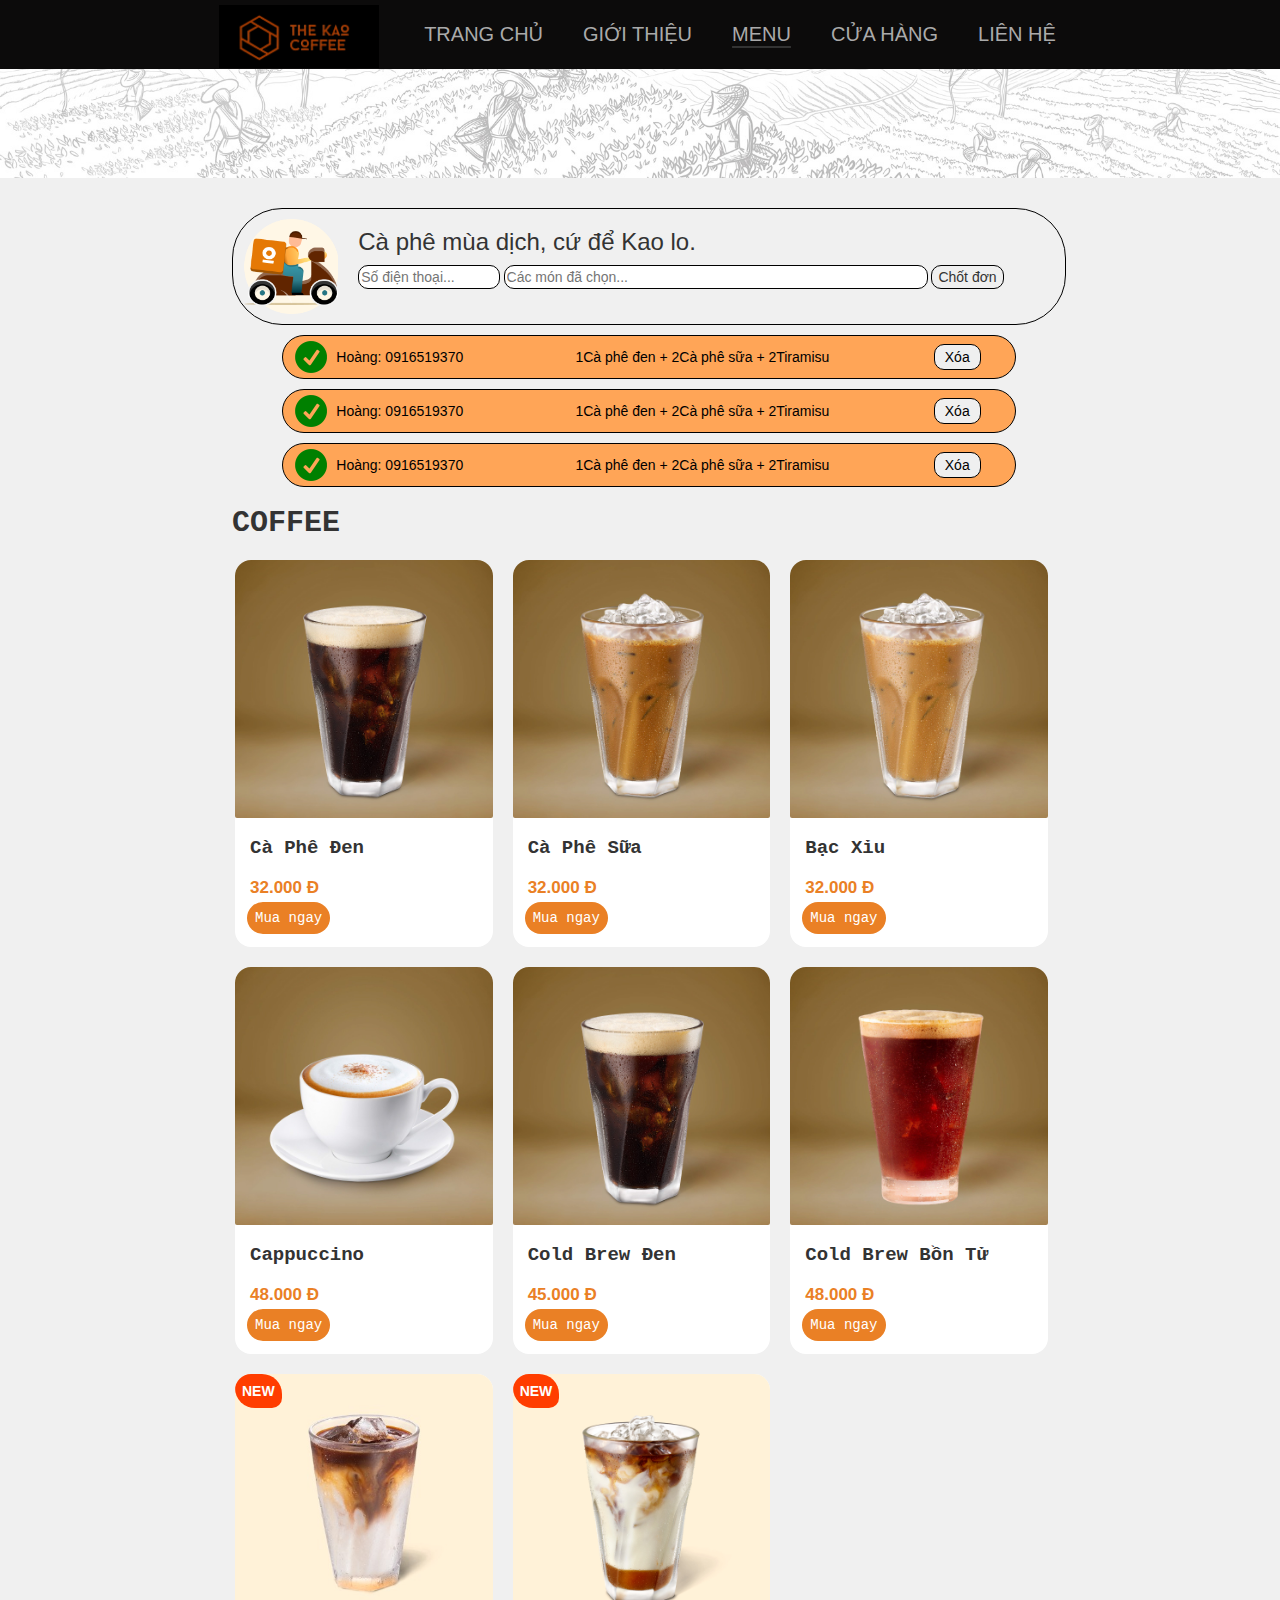
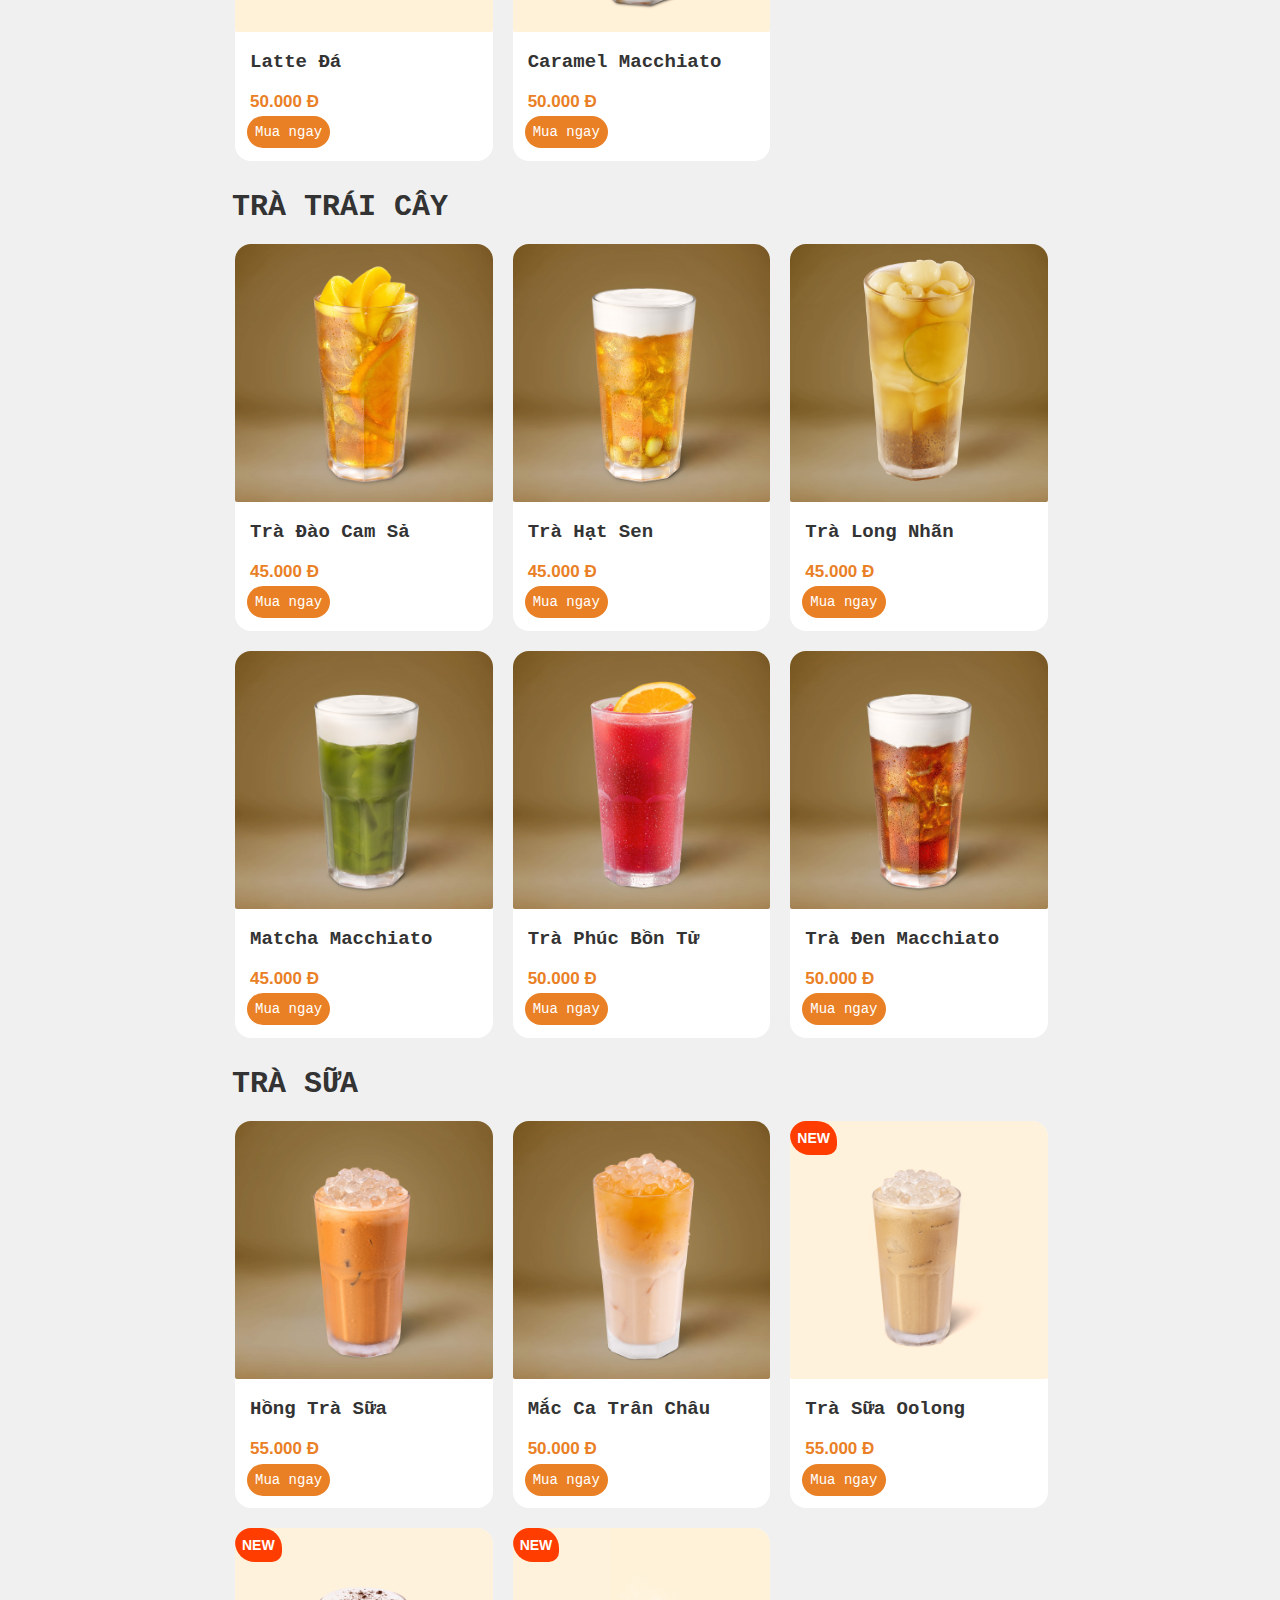
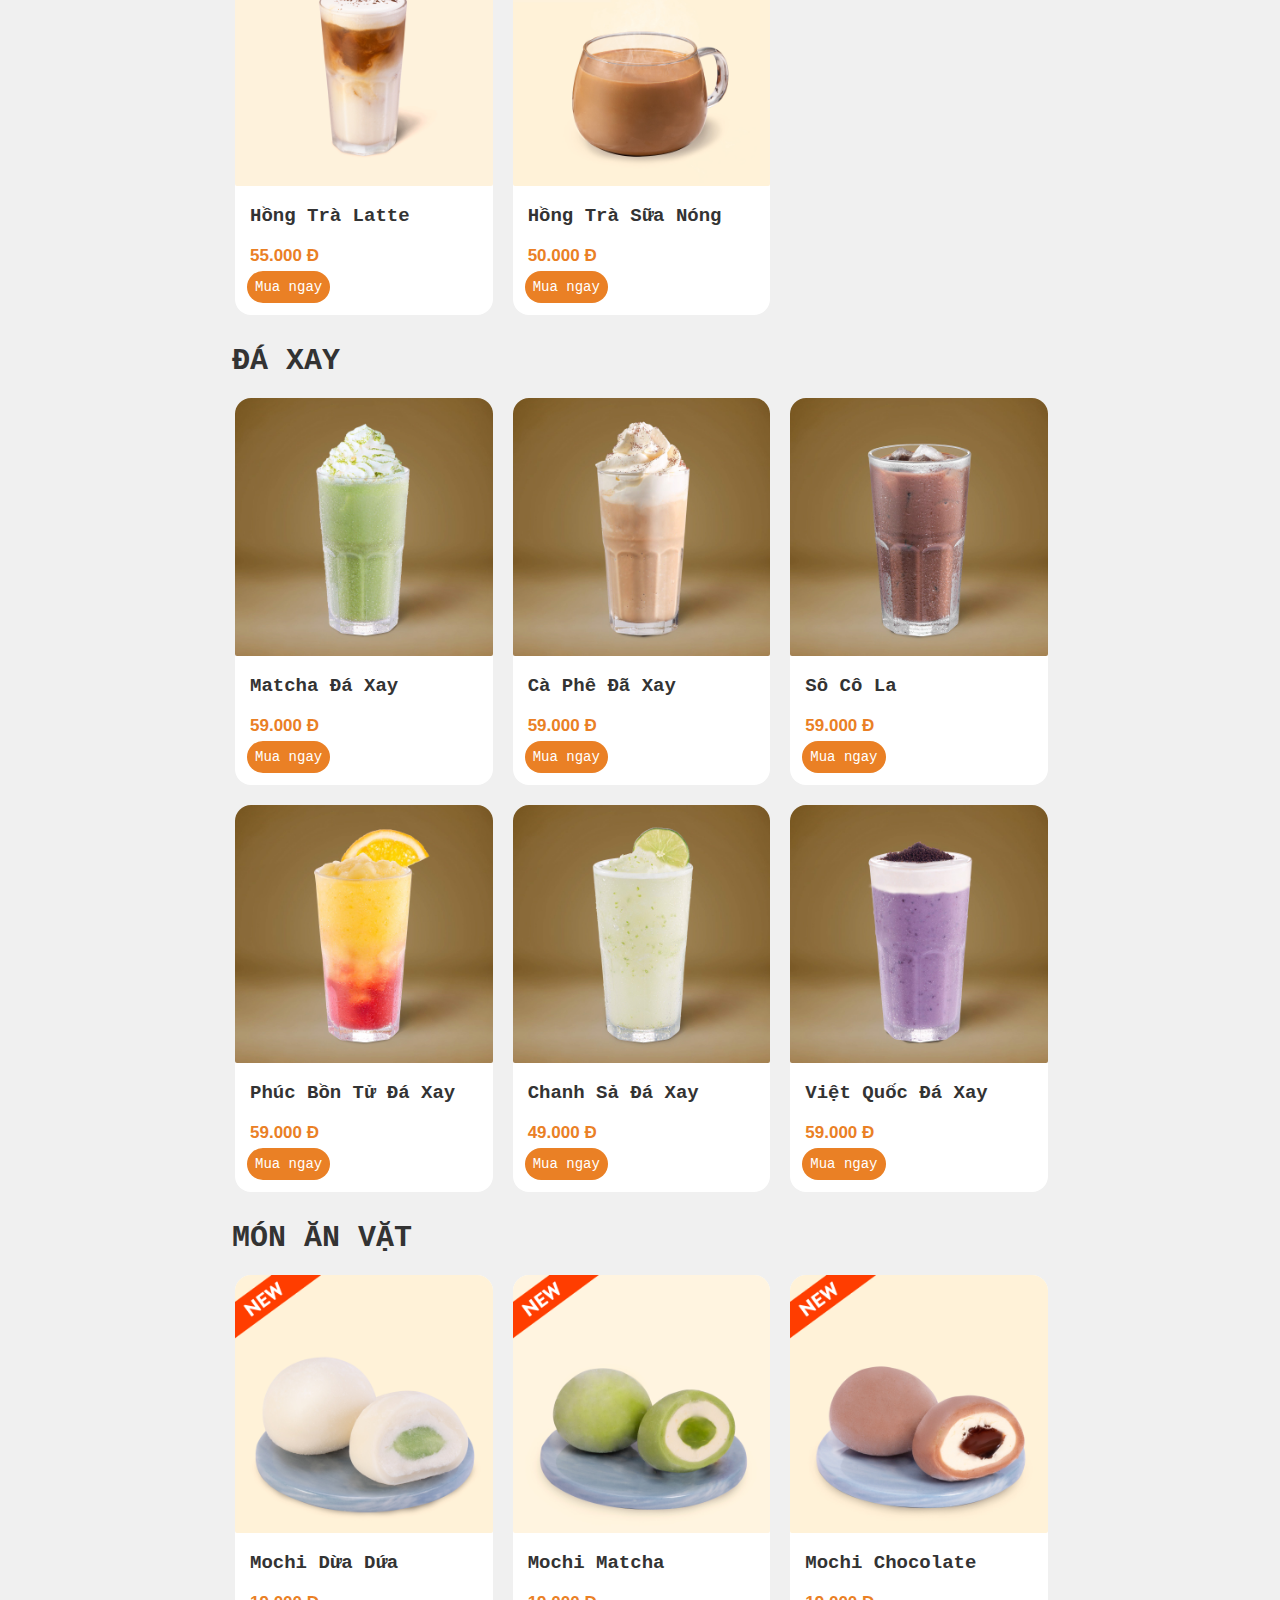
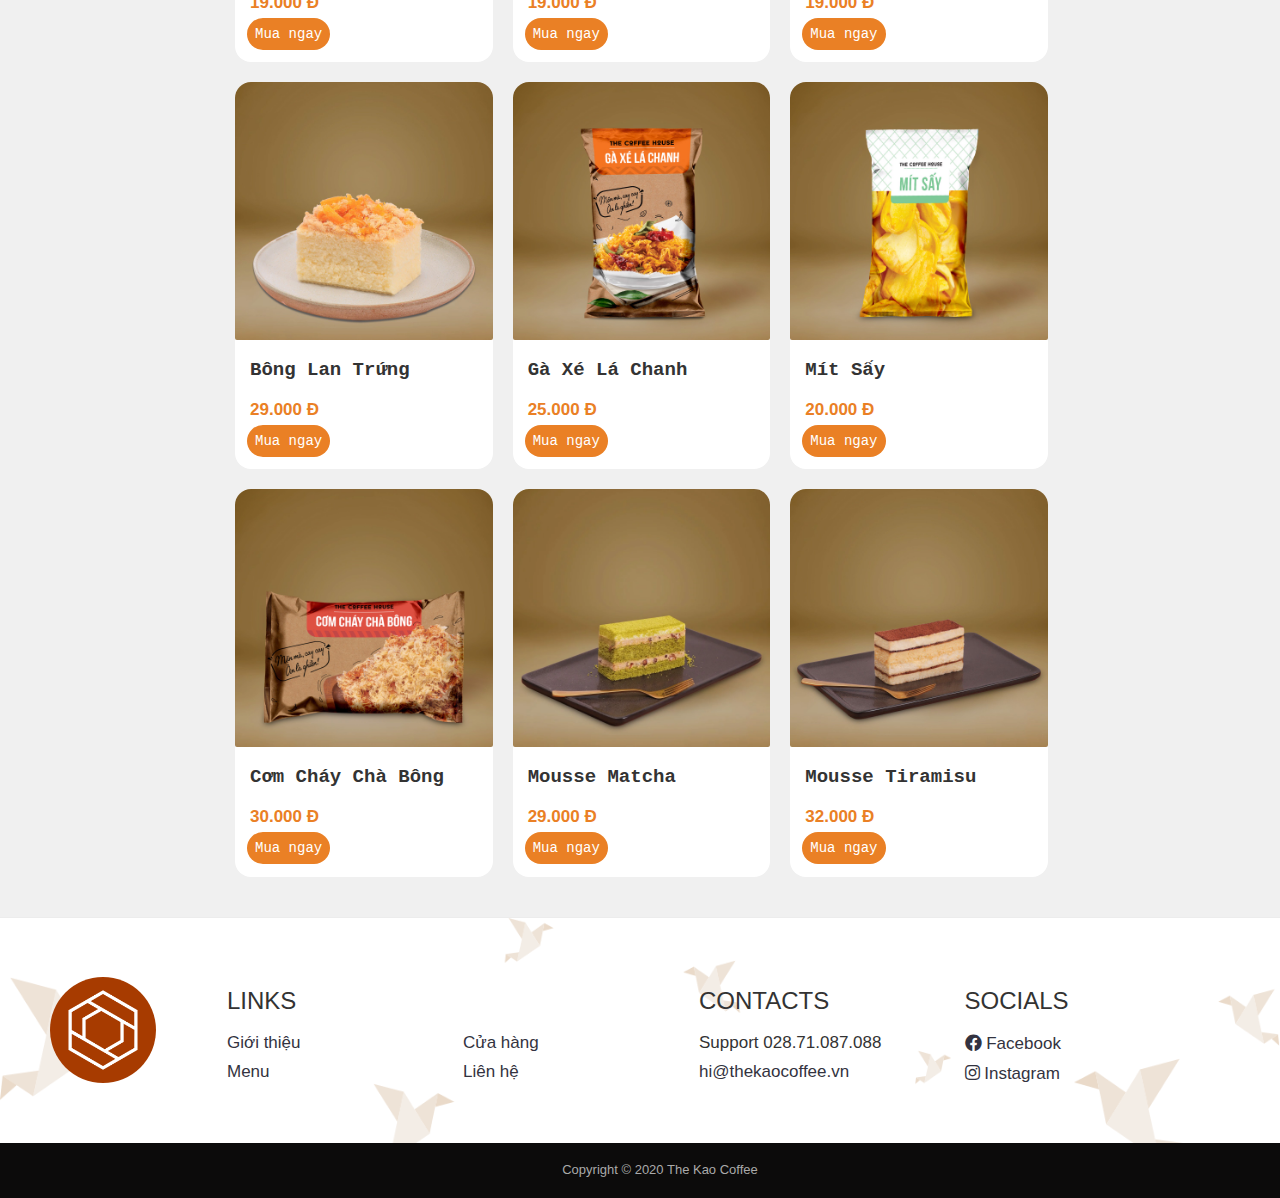
<file: SANPHAM.html>
<!DOCTYPE html>
<html>
    <head>
        <title>Kao Coffee</title>
        <meta charset="utf-8">
        <link rel="stylesheet" type="text/css" href="css/SANPHAM.css">
        <link rel="shortcut icon" href="img/lgtitle.ico" />
        <link rel="stylesheet"href="https://cdnjs.cloudflare.com/ajax/libs/font-awesome/4.7.0/css/font-awesome.min.css">      
        <link rel="stylesheet" href="https://maxcdn.bootstrapcdn.com/bootstrap/4.0.0/css/bootstrap.min.css" integrity="sha384-Gn5384xqQ1aoWXA+058RXPxPg6fy4IWvTNh0E263XmFcJlSAwiGgFAW/dAiS6JXm" crossorigin="anonymous">
        <link rel="stylesheet" href="https://cdnjs.cloudflare.com/ajax/libs/font-awesome/5.15.1/css/all.min.css" />
        <link rel="stylesheet" href="https://maxcdn.bootstrapcdn.com/bootstrap/3.4.1/css/bootstrap.min.css">
        <script src="https://ajax.googleapis.com/ajax/libs/jquery/3.5.1/jquery.min.js"></script>
        <script src="https://maxcdn.bootstrapcdn.com/bootstrap/3.4.1/js/bootstrap.min.js"></script>
  
        <script src="https://code.jquery.com/jquery-3.2.1.slim.min.js" integrity="sha384-KJ3o2DKtIkvYIK3UENzmM7KCkRr/rE9/Qpg6aAZGJwFDMVNA/GpGFF93hXpG5KkN" crossorigin="anonymous"></script>
        <script src="https://cdnjs.cloudflare.com/ajax/libs/popper.js/1.12.9/umd/popper.min.js" integrity="sha384-ApNbgh9B+Y1QKtv3Rn7W3mgPxhU9K/ScQsAP7hUibX39j7fakFPskvXusvfa0b4Q" crossorigin="anonymous"></script>
        <script src="https://maxcdn.bootstrapcdn.com/bootstrap/4.0.0/js/bootstrap.min.js" integrity="sha384-JZR6Spejh4U02d8jOt6vLEHfe/JQGiRRSQQxSfFWpi1MquVdAyjUar5+76PVCmYl" crossorigin="anonymous"></script>
        <script src="https://code.jquery.com/jquery-3.6.0.slim.js" integrity="sha256-HwWONEZrpuoh951cQD1ov2HUK5zA5DwJ1DNUXaM6FsY=" crossorigin="anonymous"></script>

        <script src="js/order.js"> </script>
    </head>
    <body>
        <!-- Menu -->
        <!-- Menu -->
        <header class="header">
            <nav> 
                <ul class="menu">
                    <li class="logo-header">
                        <img src="img/logo3.png">
                    </li>
                    <li><a href="index.html" target="_self">Trang chủ</a></li>
                    <li><a href="ABOUT.html">Giới thiệu</a></li>

                    <li style="text-decoration: underline; text-underline-offset: 5px;" class="sub"><a href="SANPHAM.html"> Menu </a>
                        <ul class="menu subcontent">
                            <li><a href="#click-cf">Coffee</a> </li>
                            <li><a href="#click-ttc">Trà trái cây</a> </li>
                            <li><a href="#click-ts">Trà sữa</a> </li>
                            <li><a href="#click-dx">Đá xay</a> </li>
                            <li><a href="#click-an">Món ăn</a> </li>
                        </ul>
                    </li>
                    <li><a href="CUAHANG.html">Cửa hàng</a></li>
                    <li><a href="LIENHE.html">Liên hệ</a></li>
                </ul>
            </nav>
        </header>
        

        <!-- BANNER -->
        <div class="anhtieude"> 
            <img src="img/banner-sp.jpg">
        </div>

        <!-- NỘI DUNG SẢN PHẨM-->
        <section class="main-section"> 
            <div class="Khoi-ben1"> </div>
            
            <div class="Khoi-phai">

              
                <div class="order">
                    <div class="order-top">
                        <div class="order-img"><img src="img/order.png"/></div>
                        <div class="order-main">
                            <div class="order-slo"><h3>Cà phê mùa dịch, cứ để Kao lo.</h3></div>
                            <div class="ctrl">
                                <input id= "phoneId" class="ctrl1" type= "text" placeholder="Số điện thoại..." />
                                <input id="optionId" class="ctrl2" type= "text" placeholder="Các món đã chọn..." />
                                <input id="btnAdd" type="button"value="Chốt đơn" />
                            </div>
                        </div>
                        
                    </div>
                    <div class="order-bot">
                        <div class="order-item">
                            <div class="c5"><img src="img/ok-32.png"/></div>
                            <div class="c20">Hoàng: 0916519370</div>
                            <div class="c65">1Cà phê đen + 2Cà phê sữa + 2Tiramisu</div>
                            <div class="c5"><input  type="button" value="Xóa"/></div>
                        </div>
                        <div class="order-item">
                            <div class="c5"><img src="img/ok-32.png"/></div>
                            <div class="c20">Hoàng: 0916519370</div>
                            <div class="c65">1Cà phê đen + 2Cà phê sữa + 2Tiramisu</div>
                            <div class="c5"><input  type="button" value="Xóa"/></div>
                        </div>
                        <div class="order-item">
                            <div class="c5"><img src="img/ok-32.png"/></div>
                            <div class="c20">Hoàng: 0916519370</div>
                            <div class="c65">1Cà phê đen + 2Cà phê sữa + 2Tiramisu</div>
                            <div class="c5"><input  type="button" value="Xóa"/></div>
                        </div>
                        
                    </div>
                </div>
                <h2 id="click-cf"> COFFEE </h2>
                <div class="items-coffee">
                    <div class="item">
                        <img src="img/coffee1.jpg">
                        <h2> Cà phê đen</h2>
                        <h3> 32.000 Đ</h3>
                        <h4> <a class="item-buy" href="#"> Mua ngay </a></h4>
                    </div>
                    <div class="item">
                        <img src="img/coffee2.jpg">
                        <h2> Cà phê sữa </h2>
                        <h3> 32.000 Đ</h3>
                        <h4> <a class="item-buy" href="#"> Mua ngay </a></h4>
                    </div>
                    <div class="item">
                        <img src="img/coffee3.jpg">
                        <h2> Bạc xỉu</h2>
                        <h3> 32.000 Đ</h3>
                        <h4> <a class="item-buy" href="#"> Mua ngay </a></h4>
                    </div>
                    <div class="item">
                        <img src="img/coffee4.jpg">
                        <h2> Cappuccino </h2>
                        <h3> 48.000 Đ</h3>
                        <h4> <a class="item-buy" href="#"> Mua ngay </a></h4>
                    </div>
                    <div class="item">
                        <img src="img/coffee5.jpg">
                        <h2>Cold Brew đen</h2>
                        <h3> 45.000 Đ</h3>
                        <h4> <a class="item-buy" href="#"> Mua ngay </a></h4>
                    </div>
                    <div class="item">
                        <img src="img/coffee6.jpg">
                        <h2>Cold Brew bồn tử</h2>
                        <h3> 48.000 Đ</h3>
                        <h4> <a class="item-buy" href="#"> Mua ngay </a></h4>
                    </div>
                    <div class="item">
                        <img src="img/coffee7.jpg">
                        <h2>Latte đá</h2>
                        <h3> 50.000 Đ</h3>
                        <h4> <a class="item-buy" href="#"> Mua ngay </a></h4>
                        <div class="item-new"> NEW</div>
                    </div>
                    <div class="item">
                        <img src="img/coffee9.jpg">
                        <h2>Caramel Macchiato</h2>
                        <h3> 50.000 Đ</h3>
                        <h4> <a class="item-buy" href="#"> Mua ngay </a></h4>
                        <div class="item-new"> NEW</div>
                    </div>
                </div>

                <h2 id="click-ttc"> TRÀ TRÁI CÂY </h2>
                <div class="items-tea">
                    <div class="item">
                        <img src="img/tra1.jpg">
                        <h2> Trà đào cam sả </h2>
                        <h3> 45.000 Đ</h3>
                        <h4> <a class="item-buy" href="#"> Mua ngay </a></h4>
                    </div>
                    <div class="item">
                        <img src="img/tra2.jpg">
                        <h2> Trà hạt sen </h2>
                        <h3> 45.000 Đ</h3>
                        <h4> <a class="item-buy" href="#"> Mua ngay </a></h4>
                    </div>
                    <div class="item">
                        <img src="img/tra3.png">
                        <h2> Trà long nhãn </h2>
                        <h3> 45.000 Đ</h3>
                        <h4> <a class="item-buy" href="#"> Mua ngay </a></h4>
                    </div>
                    <div class="item">
                        <img src="img/tra4.jpg">
                        <h2> Matcha Macchiato </h2>
                        <h3> 45.000 Đ</h3>
                        <h4> <a class="item-buy" href="#"> Mua ngay </a></h4>
                    </div>
                    <div class="item">
                        <img src="img/tra5.jpg">
                        <h2> Trà Phúc bồn tử </h2>
                        <h3> 50.000 Đ</h3>
                        <h4> <a class="item-buy" href="#"> Mua ngay </a></h4>
                    </div>
                    <div class="item">
                        <img src="img/tra6.jpg">
                        <h2> Trà đen Macchiato </h2>
                        <h3> 50.000 Đ</h3>
                        <h4> <a class="item-buy" href="#"> Mua ngay </a></h4>
                    </div>       
                </div>

                <h2 id="click-ts"> TRÀ SỮA </h2>
                <div class=" items-tsua">
                    <div class="item">
                        <img src="img/tsua1.jpg">
                        <h2> Hồng trà sữa </h2>
                        <h3> 55.000 Đ</h3>
                        <h4> <a class="item-buy" href="#"> Mua ngay </a></h4>
                    </div>
                    <div class="item">
                        <img src="img/tsua2.jpg">
                        <h2> Mắc ca trân châu </h2>
                        <h3> 50.000 Đ</h3>
                        <h4> <a class="item-buy" href="#"> Mua ngay </a></h4>
                    </div>
                    <div class="item">
                        <img src="img/tsua4.jpg">
                        <h2> Trà sữa Oolong </h2>
                        <h3> 55.000 Đ</h3>
                        <h4> <a class="item-buy" href="#"> Mua ngay </a></h4>
                        <div class="item-new"> NEW</div>
                    </div>
                    <div class="item">
                        <img src="img/tsua5.jpg">
                        <h2> Hồng trà latte </h2>
                        <h3> 55.000 Đ</h3>
                        <h4> <a class="item-buy" href="#"> Mua ngay </a></h4>
                        <div class="item-new"> NEW</div>
                    </div>
                    <div class="item">
                        <img src="img/tsua3.jpg">
                        <h2> Hồng trà sữa nóng </h2>
                        <h3> 50.000 Đ</h3>
                        <h4> <a class="item-buy" href="#"> Mua ngay </a></h4>
                        <div class="item-new"> NEW</div>
                    </div>
                    
                </div>

                <h2 id="click-dx"> ĐÁ XAY </h2>
                <div class="items-daxay">
                    <div class="item">
                        <img src="img/daxay1.jpg">
                        <h2> Matcha đá xay</h2>
                        <h3> 59.000 Đ</h3>
                        <h4> <a class="item-buy" href="#"> Mua ngay </a></h4>
                    </div>
                    <div class="item">
                        <img src="img/daxay2.jpg">
                        <h2> Cà phê đã xay</h2>
                        <h3> 59.000 Đ</h3>
                        <h4> <a class="item-buy" href="#"> Mua ngay </a></h4>
                    </div>
                    <div class="item">
                        <img src="img/daxay3.jpg">
                        <h2> Sô Cô La </h2>
                        <h3> 59.000 Đ</h3>
                        <h4> <a class="item-buy" href="#"> Mua ngay </a></h4>
                    </div>
                    <div class="item">
                        <img src="img/daxay4.jpg">
                        <h2> Phúc bồn tử đá xay</h2>
                        <h3> 59.000 Đ</h3>
                        <h4> <a class="item-buy" href="#"> Mua ngay </a></h4>
                    </div>
                    <div class="item">
                        <img src="img/daxay5.jpg">
                        <h2> Chanh sả đá xay </h2>
                        <h3> 49.000 Đ</h3>
                        <h4> <a class="item-buy" href="#"> Mua ngay </a></h4>
                    </div>
                    <div class="item">
                        <img src="img/daxay6.jpg">
                        <h2> Việt quốc đá xay</h2>
                        <h3> 59.000 Đ</h3>
                        <h4> <a class="item-buy" href="#"> Mua ngay </a></h4>
                    </div>
                </div>

                <h2 id="click-an"> MÓN ĂN VẶT </h2>
                <div class="items-an">
                    <div class="item">
                        <img src="img/an7.jpg">
                        <h2>Mochi dừa dứa</h2>
                        <h3> 19.000 Đ</h3>
                        <h4> <a class="item-buy" href="#"> Mua ngay </a></h4>
                    </div>
                    <div class="item">
                        <img src="img/an8.jpg">
                        <h2>Mochi matcha </h2>
                        <h3> 19.000 Đ</h3>
                        <h4> <a class="item-buy" href="#"> Mua ngay </a></h4>
                    </div>
                    <div class="item">
                        <img src="img/an9.jpg">
                        <h2>Mochi chocolate </h2>
                        <h3> 19.000 Đ</h3>
                        <h4> <a class="item-buy" href="#"> Mua ngay </a></h4>
                    </div>
                    <div class="item">
                        <img src="img/an1.jpg">
                        <h2>Bông lan trứng </h2>
                        <h3> 29.000 Đ</h3>
                        <h4> <a class="item-buy" href="#"> Mua ngay </a></h4>
                    </div>
                    <div class="item">
                        <img src="img/an2.jpg">
                        <h2> Gà xé lá chanh </h2>
                        <h3> 25.000 Đ</h3>
                        <h4> <a class="item-buy" href="#"> Mua ngay </a></h4>
                    </div>
                    <div class="item">
                        <img src="img/an3.jpg">
                        <h2> Mít sấy</h2>
                        <h3> 20.000 Đ</h3>
                        <h4> <a class="item-buy" href="#"> Mua ngay </a></h4>
                    </div>
                    <div class="item">
                        <img src="img/an4.jpg">
                        <h2> Cơm cháy chà bông</h2>
                        <h3> 30.000 Đ</h3>
                        <h4> <a class="item-buy" href="#"> Mua ngay </a></h4>
                    </div>
                    <div class="item">
                        <img src="img/an5.webp">
                        <h2> Mousse Matcha</h2>
                        <h3> 29.000 Đ</h3>
                        <h4> <a class="item-buy" href="#"> Mua ngay </a></h4>
                    </div>
                    <div class="item">
                        <img src="img/an6.jpg">
                        <h2> Mousse Tiramisu</h2>
                        <h3> 32.000 Đ</h3>
                        <h4> <a class="item-buy" href="#"> Mua ngay </a></h4>
                    </div>
                </div>
            </div>
            <div class="Khoi-ben2"> </div>
        </section>
        <!--  FOOTER -->

        <section class="footer">
            <div class="my-footer">
                <div class="col15"> <a href="index.html"><img src="img/lgtitle.ico"/></a></div>
                <div class="col20"> 
                    <h3>Links</h3>
                    <div class="link-more">
                            <h4><a href="ABOUT.html">Giới thiệu</a></h4>
                            <h4><a href="SANPHAM.html">Menu</a></h4>
                    </div>
                </div>
                
                <div class="col20"> 
                    <h3 class="over">Links</h3>
                    <div class="link-more">
                        <h4><li><a href="CUAHANG.html">Cửa hàng</a></li></h4>
                        <h4><li><a href="LIENHE.html">Liên hệ</a></li></h4>
                    </div>
                </div>

                <div class="col22">
                    <h3>Contacts</h3>
                    <div class="contact-more">
                        <h4>Support 028.71.087.088</h4>
                        <h4><a href="mailto:2051050343phat@ou.edu.vn">hi@thekaocoffee.vn </a></h4>
                    </div>
                </div>
                <div class="col22">
                    <h3>Socials</h3>
                    <div class="socials-more">
                        <h4><a href="https://www.facebook.com/The.Coffee.House.2014/"><i class="fab fa-facebook"></i> Facebook</a> </h4>
                        <h4><a href="https://www.instagram.com/thecoffeehousevn/?hl=vi"> <i class="fab fa-instagram"></i> Instagram</a >  </h4>
                    </div>
                </div>
            </div>
        </section>
        <section class="end">
            <h4>Copyright © 2020 The Kao Coffee</h4>
            
        </section>

    </body>
</html>
</file>
<file: css/HOME.css>
html{
    scroll-behavior: smooth;
}
header{ 
    font-size: 20px;
    text-transform:uppercase;
    width: 100%;
    font-family: 'Segoe UI', Tahoma, Geneva, Verdana, sans-serif;
    position: fixed;
    top: 0px;
    z-index: 99;
}
/*      MENU         */
ul.menu{
    list-style-type: none;
    padding: 0;
    margin: 0;
    background-color: rgb(12, 11, 11);
    justify-content: center;
}

.subcontent{
    display: none;
    z-index: 99;
}
.sub:hover .subcontent{
    display: inline-block;
    position: absolute;
    
}
nav > ul.menu{
    display: flex;
    
}
ul.menu > li{
    max-width: 200px;
}
ul.menu > li > a{
    text-decoration: none;
    display: block;
    padding: 20px;
    color: rgb(170, 170, 170);
}
ul.menu > li a{
    display: flex;
    border-radius: 3px; 
}
div.anhtieude img{
    width: 100%;
    height: 365.729;
}

ul.menu > li > a:hover{
    border-top: white 2px solid;
    border-bottom: white 2px solid;
    color: white;
}
li.logo-header >img{
    width: 80%;
    margin-top: 5px;
    margin-right: 10px;
    border-radius: 0px;

}
li.logo-header{
    text-align: center;
}

h1.underline::after{
    content: "";
    height: 3px;
    width: 35%;
    border-radius: 20px;
    display: block;
    background-color: black;
    margin: 0 auto;

}
/* BIG IMG */
section.banner{
    background-image: url(../img/wallpaper.jpeg);
    background-size: cover;
    background-repeat: no-repeat;
    height: 100vh;
    position: relative;
}
.big-img{
    position: absolute;
    content: "";
    width: 100%;
    height: 100%;
    background-color: black;
    opacity: 0.5;
}
div.intro{
    text-align: center;
    position: absolute;
    color: white;
    top: 30%;
}
.intro > h1{
    font-size: 40px;
}
.intro-hello{
    width: 80px;
    height: 80px;
    border: 3px solid #A13A01;
    display: inline-block;
    animation: xoayVong 5s infinite;
}
@keyframes xoayVong{
    0% {
        transform: rotate(0deg);
    }
    100% {
        transform: rotate(360deg);

    }    
}
.intro > p{
    padding: 30px 250px;
    font-size: 20px;
    color: rgb(235, 235, 235);
}

/* GIA TRI COT LOI */
section.values> h1{
    text-align: center;
    color: #fd7b09;
    font-size: 35px; 
    padding-top: 30px;
}
section.values p{
    font-family: 'Segoe UI', Tahoma, Geneva, Verdana, sans-serif ;
    font-size: 17px;
    color: #836747;
}
div.value1, div.value2, div.value3 {   
    margin: 20px 120px;
    display: flex;
    border-radius: 15px;
    background-color: #F8F7F5;
}
div.value-sub{
    justify-content: center;
    margin: auto 0;
    padding: 0 20px;
    text-align: justify;

}
div.value-sub >  h2{
    margin-bottom: 20px;
}
div.value1 > img{
    width: 25%;
    margin: 10px;
    border-radius: 15px;
    border: 3px solid white;

}
div.value2 > img{
    width: 42%;
    margin: 10px;
    border-radius: 15px;
    border: 3px solid white;
}
div.value3 > img{
    width: 55%;
    margin: 10px;
    border-radius: 15px;
    border: 3px solid white;

}


/* STORE */
.store-intro{
    padding: 0 120px;

}
.store-intro> h1{
    text-align: center;
    color: #fd7b09;
    font-size: 35px;
    margin-top: 50px; 
}
.store {
    display: flex;
    border: 3px solid #836747;
}
.store-text{
    width: 45%;
    margin: auto 0;
    padding: 0 30px;
    text-align: justify;
    line-height: 1.6;
    font-size: 17px;
    font-family: 'Segoe UI', Tahoma, Geneva, Verdana, sans-serif;

}
.store-more{
    background-color: #836747;
    display: inline-block;
    padding: 10px;
    color: white;
}
.store-more > h4 >a:hover{
    text-decoration: none;
}
.store-more:hover{
    transform: translateX(20%);
    transition: all 1s ease;
}
.store-more > h4 > a{
    color: white;
}
.store-img{
    width: 55%;
    margin: 5px;
}
.store-img > img{
    width: 100%;
}


/* PRODUCT */
section.sp{
    padding: 40px 120px;
    
}
.big-pro{
    display: flex;
}
.products{

    display: flex;
    width: 80%;
}
.sp-name{
    width: 20%;
    background-image: url(/img/bean.png);
    background-size: 50%;
    background-repeat: no-repeat;
    color: #fd7b09;
}
.sp-more{
    background-color: #836747;
    display: inline-block;
    padding: 5px;
    color: white;
}
.sp-more > h4 >a:hover{
    text-decoration: none;
}
.sp-more:hover{
    transform: translateX(20%);
    transition: all 1s ease;
}
.sp-more > h4 > a{
    color: white;
}
.product{
    width: 33.3333%;
    margin: 20px;
}
.product img{
    width: 100%;
}



/* DANH GIA Y KIEN*/
.rate-name{
    color: #fd7b09;
}
section.danhgia{
    padding: 20px 120px;
    background-color: #F8F7F5;

}
.rates{
    display: flex;
}
.rate > p{
    padding: 10px
}
.fa-star{
    color: yellow;
}
.rate{
    margin: 30px;
    background-image: linear-gradient(#9b59b6, #3498db);
    width: 250px;
    height: 250px;
    border-radius: 50%;
    border: 4px solid white;
    overflow: hidden;
    transition: all 0.5s ease;
}
.rate:hover{
    width: 500px;
    height: 500px;
    text-align: center;
    width: 30%;
    display:block;
    border-radius: 30px;
} 
.rate img{
    width: 200px;
    height: 200px;
    margin: 20px;
    border-radius: 50%;
    border: 4px solid white;
}
.rate > p{
    font-size: 17px;
    color: white;
    font-family: 'Segoe UI', Tahoma, Geneva, Verdana, sans-serif;
    text-align: center;
    margin: 10px;
    
}

        .rate1{
            margin: 30px;
            background-image: linear-gradient(315deg, #eb4511 0%, #b02e0c 74%);    
            width: 250px;
            height: 250px;
            border-radius: 50%;
            border: 4px solid white;
            overflow: hidden;
            transition: all 0.5s ease;
        }
        .rate1:hover{
            width: 500px;
            height: 500px;
            text-align: center;
            width: 30%;
            display:block;
            border-radius: 30px;
        } 
        .rate1 img{
            width: 200px;
            height: 200px;
            margin: 20px;
            border-radius: 50%;
            border: 4px solid white;
        }
        .rate1 > p{
            font-size: 17px;
            color: white;
            font-family: 'Segoe UI', Tahoma, Geneva, Verdana, sans-serif;
            text-align: center;
            margin: 10px;
            
        }      

            .rate2{
                margin: 30px;
                background-image: linear-gradient(315deg, #ff4e00 0%, #ec9f05 74%);
                width: 250px;
                height: 250px;
                border-radius: 50%;
                border: 4px solid white;
                overflow: hidden;
                transition: all 0.5s ease;
            }
            .rate2:hover{
                width: 500px;
                height: 500px;
                text-align: center;
                width: 30%;
                display:block;
                border-radius: 30px;
            } 
            .rate2 img{
                width: 200px;
                height: 200px;
                margin: 20px;
                border-radius: 50%;
                border: 4px solid white;
            }
            .rate2 > p{
                font-size: 17px;
                color: white;
                font-family: 'Segoe UI', Tahoma, Geneva, Verdana, sans-serif;
                text-align: center;
                margin: 10px;
                
            }
/* ABOUT */
/* .about h1{
    

} */
section.about{
    padding: 30px 120px;
}
.about-name{

}
.about-name> h1{
    text-align: center;
    color: #fd7b09;
    font-size: 35px; 
    line-height: 1.4;
    font-weight: 800;
}
.about-name p{
    padding: 0 220px;
    text-align: center;
    color: #787878;
    font-size: 20px;
}


.abouts{
    display: flex;
}
div.about-coffee, .about-our{
    position: relative;
    width: 40%;
    margin: 15px;
    border-radius: 100px;

}
.about-img{
    display: block;
    width: 100%;
    border-radius: 10px;

}
div.about-overlay{
    position: absolute;
    top:0;
    left: 0;
    width: 100%;
    height: 100%;
    background-color: rgb(0, 0, 0, 0.6);
    color:white;
    display: flex;
    flex-direction: column;
    text-align: center;
    justify-content: center;
    opacity: 0;
    transition: 0.25s;
    padding: 0 30px;
}
div.about-overlay:hover{
    opacity: 1;
    text-decoration: none;
    width: 100%;
    border-radius: 10px;

}
div.about-title{
    font-size: 23px;
    font-weight: bold;
}
.about-sub{
    font-size: 15px;
    margin-top: 5px;
}
.about-link{
    color:white;
    font-size: 18px;
    text-decoration: none;
}

.about-coffee, .about-our{
    transition: all 0.5s ease;
}

.about-more{
    margin: auto 0;
    width: 20%;
    text-align: center;
    border: 1px solid #333;
    border-radius: 10px;
    background: rgb(34, 34, 34);
    font-family: 'Times New Roman', Times, serif;
}
.about-more > a{
    font-size: 20px;
    color: white;
}
.btn{
    padding: 15px 25px;
}
.about-more:hover{
    color: black;
    background-color: white;
}
/* FOOTER */
.footer h4{
    font-weight: unset;
    font-size: 17px;
}
.footer h4 a{
    color:  #333340;
}
.footer h4:hover{
    
    color:  gray;
    transition: all 0.5s ease;
    transform: translateY(-15%);
}
.footer h4 a:hover{
    text-decoration: none;
}
section.footer{
    background-image: url(/img/bg-footer.png);
    background-repeat: no-repeat;
    background-size: 100%;
    border-top: 1.5px solid #ECECEC;
}
.my-footer{
    display:flex;
    padding: 50px 50px;
}
.my-footer h3{
    text-transform:uppercase;
}
.col15{
    width: 15%;
    justify-content: center;
    margin: auto 0;;
}
.col20{
    width: 20%;
}   
    .over{
        color: white;
    }
.col15 img{
    width: 60%;
    border-radius: 50%;
}
.col22{
    width: 22.5%;
}

.link-more, .contact-more, .socials-more{
    font-family: 'Segoe UI', Tahoma, Geneva, Verdana, sans-serif;
    text-decoration: none;
    list-style-type: none;
    margin-top: 20px;
}


.end{
    
    background-color: rgb(12, 11, 11);
    padding: 10px;
    padding-left: 50px;
    color: rgb(170, 170, 170);
    text-align: center;

}
.end h4{
    font-size: 13px;
    text-align: center;
}
</file>
<file: css/ABOUT.css>
html{
    scroll-behavior: smooth;
}
.carousel-inner img {
    width: 100%;
    height: 100%;
  }
#demo{
    width: 100%;
    margin: 0 auto;
}
/*  */
header{ 
    font-size: 20px;
    text-transform:uppercase;
    position: fixed;   
    width: 100%;
    font-family: 'Segoe UI', Tahoma, Geneva, Verdana, sans-serif;

}
/*      MENU         */
ul.menu{
    list-style-type: none;
    padding: 0;
    margin: 0;
    background-color: rgb(12, 11, 11);
    justify-content: center;
}

.subcontent{
    display: none;
    z-index: 99;
}
.sub:hover .subcontent{
    display: inline-block;
    position: absolute;
    
}
nav > ul.menu{
    display: flex;
    
}
ul.menu > li{
    max-width: 200px;
}
ul.menu > li > a{
    text-decoration: none;
    display: block;
    padding: 20px;
    color: rgb(170, 170, 170);
   
}
ul.menu > li a{
    display: flex;
    border-radius: 3px; 
}
div.anhtieude img{
    width: 100%;
    height: 365.729;
}

ul.menu > li > a:hover{
    border-top: white 2px solid;
    border-bottom: white 2px solid;
    color: white;
}
li.logo-header >img{
    width: 80%;
    margin-top: 5px;
    margin-right: 10px;
    border-radius: 0px;

}
li.logo-header{
    text-align: center;
}

/* BANNER */

section.banner{
    /*animation: doinen  5s infinite;*/
    background-size: 100%;
    padding-top: 50px;
}
section.banner img{
    /*visibility: hidden;*/
    width: 100%;
}

/* Khái quát - choose */
section.choose{
    margin: 40px;
}
.choose-sub{
    display: flex;
    justify-content: center;
}
.choose-sub > h3{
    background-color: #ea8025;
    text-align: center;
    margin: 10px;
    padding: 15px;
    border: #ff7700 1.5px solid;
    display:block;
    font-size: 20px;
}
.choose-sub > h3 > a{
    display:block;
    text-decoration: none;
    color:white;
    font-family: 'Segoe UI', Tahoma, Geneva, Verdana, sans-serif;

}
.choose-sub > h3:hover{
    background-color: white;

}
.choose-sub > h3 > a:hover{
    color:#ea8025;
}

/* NỘI DUNG */

    /*  THƯƠNG HIỆU */
    section h2{
        font-size: 30px;
    }

    h2.underline::after{
        content: "";
        height: 3px;
        width: 18%;
        border-radius: 20px;
        display: block;
        background-color: black;
    }
    h3.underline::after{
        content: "";
        height: 3px;
        width: 10%;
        border-radius: 20px;
        display: block;
        background-color: #ea8025;
        margin: 5px auto;
    }
    section.container-brand, section.container-coffee, section.container-tea{
        padding: 20px 120px;
    }
    div.Brand{
        background-image: url(/img/3.png), url(/img/4.png);
        background-size: 471px, 300px;
        background-position: top 0 right -15px, top 65% left 0;
        background-repeat: no-repeat;
        background-color: rgb(20, 19, 19);
        color:rgb(238, 238, 238);
        padding: 30px 0;
    }
    .Brand > h3{
        text-align: center;
        color:white;
        font-size: 23px;
        padding: 10px 0;
    }
    .item-dauan{
        display: flex;
        margin-bottom: 20px;
    }
    .item-dauan > h3{
        width: 18%;
        font-size: 20px;
        text-align: center;
        margin: auto 0;
        color: #ea8025;
    }
    .item-dauan > p{
        line-height: 1.2;
        text-align: justify;
        width: 80%;
        margin: auto 0;
        padding-right: 30px;
        font-size: 15px;
        font-family:'Courier New', Courier, monospace;        
    }
    .item-chung{
        padding: 0px 140px;
    }
    .item-chung > h4{
        color:rgb(238, 238, 238);
        font-family:'Courier New', Courier, monospace;        
        font-size: 16px;
        line-height: 1.2;
    }

    /* C0FFEE */ 
    .container-coffee img{
        width: 100%;
        margin-top: 10px;

    }
    .item-img{
        display: flex;
        align-items: center;
        /* gap: 10px; */
    }
    .item-anhlon{
        flex: 3;
        padding: 0 20px 0 10px;
    }
    .item-anhnho{
        flex: 1;
    }
    .item-img-duoi{
        display: flex;
        /* gap: 10px; */
    }
    .item-img-duoi div{
        flex: 1;
        margin-right: 10px;
    }
    .item-img-duoi >div:last-child{
        margin-right: 0;
    }
    div.coffee{
        background-image: url(https://www.cafeongbau.com/images/leaf-left.svg);
        background-size: 250px;
        background-repeat: no-repeat;
        background-color: #637381;
        background-position: left -62px top 2px;
        color:white;
        font-family:'Courier New', Courier, monospace;
        font-size: 15px;
        padding: 20px 20px;
        text-align: justify;
    }


    /* TEA */
    .tea{
        background-image: url(https://www.cafeongbau.com/images/leaf-right.svg);
        background-size: 250px;
        background-repeat: no-repeat;
        background-position: right -66px bottom 10px;

        display: flex;
        background-color: #637381;
    }
    div.tea-img{
        width: 40%;
        margin: auto 0;
    }
    .tea-sub{
        
        font-size: 15px;
        text-align: justify;
        width: 60%;
        color: white;
        font-family:'Courier New', Courier, monospace;
        margin: auto 20px;
    }
    .tea-sub >h4{
        color: #55c9ff;
        
    }
    .tea-img > img{
        padding: 40px;
        width: 70%;
        justify-content: center;

    }
  /* FOOTER */
.footer h4{
    font-weight: unset;
    font-size: 17px;
}
.footer h4 a{
    color:  #333340;
}
.footer h4:hover{
    
    color:  gray;
    transition: all 0.5s ease;
    transform: translateY(-15%);
}
.footer h4 a:hover{
    text-decoration: none;
}
section.footer{
    background-image: url(/img/bg-footer.png);
    background-repeat: no-repeat;
    background-size: 100%;
    border-top: 1.5px solid #ECECEC;
}
.my-footer{
    display:flex;
    padding: 50px 50px;
}
.my-footer h3{
    text-transform:uppercase;
}
.col15{
    width: 15%;
    justify-content: center;
    margin: auto 0;;
}
.col20{
    width: 20%;
}   
    .over{
        color: white;
    }
.col15 img{
    width: 60%;
    border-radius: 50%;
}
.col22{
    width: 22.5%;
}

.link-more, .contact-more, .socials-more{
    font-family: 'Segoe UI', Tahoma, Geneva, Verdana, sans-serif;
    text-decoration: none;
    list-style-type: none;
    margin-top: 20px;
}


.end{
    
    background-color: rgb(12, 11, 11);
    padding: 10px;
    padding-left: 50px;
    color: rgb(170, 170, 170);

}
.end h4{
    font-size: 13px;
    text-align: center;
}
</file>
<file: css/CUAHANG.css>
html{
    scroll-behavior: smooth;
}
.carousel-inner img {
    width: 100%;
    height: 100%;
  }
#demo{
    width: 80%;
   margin: 0 auto;
}
h2.underline::after{
    margin: 0 auto;
    content: "";
    height: 5px;
    width: 20%;
    border-radius: 20px;
    display: block;
    background-color: #ea8025;
    font-weight: bold;
}
  /*  */
header{ 
    font-size: 20px;
    text-transform:uppercase;
    font-family: 'Segoe UI', Tahoma, Geneva, Verdana, sans-serif;
    width: 100%;
    position: fixed;
    z-index: 99;
    top: 0;
}
.header{
    position: fixed;   
    width: 100%;
}
/*      MENU         */
ul.menu{
    list-style-type: none;
    padding: 0;
    margin: 0;
    background-color: rgb(12, 11, 11);
    justify-content: center;
}

.subcontent{
    display: none;
    z-index: 99;
}
.sub:hover .subcontent{
    display: inline-block;
    position: absolute;
    
}
nav > ul.menu{
    display: flex;
    
}
ul.menu > li{
    max-width: 200px;
}
ul.menu > li > a{
    text-decoration: none;
    display: block;
    padding: 20px;
    color: rgb(170, 170, 170);
    font-size: 20px;
}
ul.menu > li a{
    display: flex;
    border-radius: 3px; 
}
div.anhtieude img{
    width: 100%;
    height: 365.729;
}

ul.menu > li > a:hover{
    border-top: white 2px solid;
    border-bottom: white 2px solid;
    color: white;
}
li.logo-header >img{
    width: 80%;
    margin-top: 5px;
    margin-right: 10px;
    border-radius: 0px;

}
li.logo-header{
    text-align: center;
}

/* BANNER */
section.banner{
    margin-top: 65px;
}
.banner > img{
    width: 100%;
    position: relative;
    opacity: 0.8;
}
.banner > h1{
    position: absolute;
    top: 38%;
    color: rgb(44, 42, 42);
    left: 43%;
    font-size: 35px;
    display: block;
}


/* STORE */
.store-intro{
    padding: 50px 120px;

}

.store {
    display: flex;
}
.store-text{
    width: 50%;
    margin: auto 0;
    padding: 0 30px;
    text-align: justify;
    line-height: 1.6;
    font-size: 17px;
    font-family: 'Segoe UI', Tahoma, Geneva, Verdana, sans-serif;

}
.store-img{
    width: 50%;
    margin: 5px;
    height: 100%;
}
.store-more{
    background-color: #836747;
    display: inline-block;
    padding: 10px;
    color: white;
}
.store-more > h4 >a:hover{
    text-decoration: none;
}
.store-more:hover{
    transform: translateY(20%);
    transition: all 1s ease;
}
.store-more > h4 > a{
    color: white;
}

.store-img > img{
    width: 100%;
}

/* ALL STORE */
h1.underline::after{
    content: "";
    height: 3px;
    width: 25%;
    border-radius: 20px;
    display: block;
    background-color: black;
    margin: 0 auto;
}
.underline-phu::after{
    content: "";
    height: 3px;
    width: 35%;
    border-radius: 20px;
    display: block;
    background-color: black;
}
section.all-store{
    padding: 50px 120px;
}
.all-store > h1{
    text-align: center;
    font-size: 35px;
}
.locations{
    display: flex;
    flex-wrap: wrap;
    justify-content: space-between;
}
.location{
    border: 3px solid #DDDDDD;
    display: flex;
    width: 47%;
    margin: 10px;
    border-radius: 8px;
    
}
.loca-img{
    width: 65%;
    margin: 10px;
    
}
.loca-img > img{
    width: 100%;
    margin: auto 0;

}
.loca-text{
    width: 35%;
    margin: 10px;
}
.loca-text h5{
    font-size: 17px;
}
.loca-text-more{
    padding-top: 10px;
}
.loca-text-more p{
    font-size: 15px;
    font-weight: 400;
    
}
.loca-text-more > p > a{
    color:rgb(238, 235, 235);
    background-color: rgb(48, 46, 46);
    padding: 8px 16px;
    

}
.loca-text-more > p > a:hover{
    text-decoration: none;
}
.loca-text-more > p:last-child{
    text-align: center;
}
.loca-text-more > p:last-child:hover{
    transform: translateX(10%);
    transition: all 2s ease;
}

/*Tuyển dụng*/

section.recruit{
    background-color: #F8F7F5;
    padding-top: 20px;
}
.recruit > h1{
    text-align: center;
    font-size: 35px;
}
         /* GENERAL */
        section.general{
            text-align: center;
            margin: 30px 0px;
        }
        div.TD-vitri{
            display: flex;
            justify-content: center;
        }
        div.TD-vitri > h3{
            margin: 0 10px;
            border: #ff7802 1.5px solid;
            background-color: #fda557;
            
        }

        div.TD-vitri > h3 > a{
            color:rgb(12, 11, 11);
            text-decoration: none;
            display: block;
            padding: 10px 30px;
        }
        div.TD-vitri > h3 > a:hover{
            background-color: #F8F7F5;
            color:#ff6725;
            font-weight: bold;
        }

        h2.underline::after{
            content: "";
            height: 3px;
            width: 25%;
            border-radius: 20px;
            display: block;
            background-color: black;
        }

        /* Section-content1 */
        section.content1{
            padding-left: 120px;
            padding-right: 120px;
        }
        
        .content-main1, .content-main2{
            display: flex;
        }
        .barista-item{
            margin: 20px 0;
            width: 30%;
            height: auto;
            border: black 1.5px solid;
            border-radius: 2px;
            background-color: white;
        }
        .barista-item > h3{
            font-size: 18px;
            display: flex;
            justify-content: center;
            margin: auto 0;
        }
        .barista-item > h3 > a{
            text-decoration: none;
            background-color: #ea8025;
            color:white;
            padding: 12px;
            margin: 30px;
            border: #ff7700 3px solid;
            border-radius: 3px;
        }
        .barista-item > h3 > a:hover{
            background-color: white;
            color:#ea8025;
        }
        .barista-item > h4{
            font-size: 16px;
            text-indent: 10px;
            margin-top: 10px;

        }
        .barista-item > img{
            border-radius: 2px;
            width: 100%;
            padding: 10px;
        }
        .barista-sub{ 
            padding-left: 30px;
            width: 70%;
        }
        .barista-sub > h5{
            text-indent: 20px;
            
        }
        .barista-sub > h3{
            font-size: 20px;
        }

        /* Section-content2 */
        section.content2{
            padding-top:50px;
            padding-left: 120px;
            padding-right: 120px;
        }
        
        .customer-item{
            margin: 20px 0;
            width: 30%;
            height: auto;
            border: black 1.5px solid;
            border-radius: 2px;
            background-color: white;

        }
        .customer-item > h3{
        font-size: 18px;
        display: flex;
        justify-content: center;
        margin: auto 0;
        }
        .customer-item > h3 > a{
            text-decoration: none;
            background-color: #ea8025;
            color:white;
            padding: 12px;
            margin: 30px;
            border: #ff7700 3px solid;
            border-radius: 3px;
        }
        .customer-item > h3 > a:hover{
            background-color: white;
            color:#ea8025;
        }
        .customer-item > h4{
            font-size: 16px;
            text-indent: 10px;
            margin-top: 10px;
        }
        .customer-item > img{
            border-radius: 2px;
            width: 100%;
            padding: 10px;

        }
        .customer-sub{ 
            padding-left: 30px;
            width: 70%;
        }
        .customer-sub > h5{
            text-indent: 20px;
        }
        .customer-sub > h3{
            font-size: 20px;
        }
        .barista-sub > h2, .customer-sub > h2{
            text-align: center;
            font-weight: bold;
        }
        .barista-sub > h3, .customer-sub > h3{
            font-family: monospace;
        }
        .barista-sub > h5, .customer-sub > h5{
            line-height: 1.4;
            font-size: 15px;
        }


/* FOOTER */
.footer h4{
    font-weight: unset;
    font-size: 17px;
}
.footer h4 a{
    color:  #333340;
}
.footer h4:hover{
    
    color:  gray;
    transition: all 0.5s ease;
    transform: translateY(-15%);
}
.footer h4 a:hover{
    text-decoration: none;
}
section.footer{
    background-image: url(/img/bg-footer.png);
    background-repeat: no-repeat;
    background-size: 100%;
    border-top: 1.5px solid #ECECEC;
}
.my-footer{
    display:flex;
    padding: 50px 50px;
}
.my-footer h3{
    text-transform:uppercase;
}
.col15{
    width: 15%;
    justify-content: center;
    margin: auto 0;;
}
.col20{
    width: 20%;
}   
    .over{
        color: white;
    }
.col15 img{
    width: 60%;
    border-radius: 50%;
}
.col22{
    width: 22.5%;
}

.link-more, .contact-more, .socials-more{
    font-family: 'Segoe UI', Tahoma, Geneva, Verdana, sans-serif;
    text-decoration: none;
    list-style-type: none;
    margin-top: 20px;
}


.end{
    
    background-color: rgb(12, 11, 11);
    padding: 10px;
    padding-left: 50px;
    color: rgb(170, 170, 170);
    text-align: center;

}
.end h4{
    font-size: 13px;
}
</file>
<file: css/LIENHE.css>
/*  */

header{ 
    font-size: 20px;
    text-transform:uppercase;
    font-family: 'Segoe UI', Tahoma, Geneva, Verdana, sans-serif;
    width: 100%;
    position: fixed;
    z-index: 99;
    top: 0;
}
.header{
    position: fixed;   
    width: 100%;
}
/*      MENU         */
ul.menu{
    list-style-type: none;
    padding: 0;
    margin: 0;
    background-color: rgb(12, 11, 11);
    justify-content: center;
}

.subcontent{
    display: none;
    z-index: 99;
}
.sub:hover .subcontent{
    display: inline-block;
    position: absolute;
    
}
nav > ul.menu{
    display: flex;
    
}
ul.menu > li{
    max-width: 200px;
}
ul.menu > li > a{
    text-decoration: none;
    display: block;
    padding: 20px;
    color: rgb(170, 170, 170);
    font-size: 20px;
}
ul.menu > li a{
    display: flex;
    border-radius: 3px; 
}
div.anhtieude img{
    width: 100%;
    height: 365.729;
}

ul.menu > li > a:hover{
    border-top: white 2px solid;
    border-bottom: white 2px solid;
    color: white;
}
li.logo-header >img{
    width: 80%;
    margin-top: 5px;
    margin-right: 10px;
    border-radius: 0px;

}
li.logo-header{
    text-align: center;
}

/* BANNER */
section.banner{
    margin-top: 65px;
}
.banner > img{
    width: 100%;
    position: relative;
    opacity: 0.8;
}
.banner > h1{
    position: absolute;
    top: 38%;
    color: rgb(44, 42, 42);
    left: 43%;
    font-size: 35px;
    display: block;
}

/* SAY HELLO */
section.hello{
    padding: 0 80px;
}
.big-contact{
    display: flex;
}
.big-contact-img{
    width: 50%;
}
.big-contact-img img{
    width: 100%;
    padding: 50px;
}
.big-contact-text{
    width: 50%;
    padding-top: 50px;
}
.text-hello{
    font-size: 17px;
    text-align: justify;
}
.text-info h2{
    color: black;
}
.info{
    display: flex;
}
.info-name{
    margin-right: 10px;
}
.info-input{
    padding: 10px 80px 10px 10px;
    text-align: start;
    font-size: 15px;
}
.mess{
    margin-top: 10px;
}
.nd-text{
    padding: 10px 350px 80px 10px;
    text-align: start;
    font-size: 15px;
}
.send{
    margin-top: 20px;
    text-align: end;
}
.send{
    font-size: 17px;
}
.send > button{
    padding: 10px 20px;
    border: none;
    background-color: rgb(34, 33, 33);
    color: white;
}
.send > button:hover{
    border: 2px solid rgb(34, 33, 33);
    background-color: white;
    color: rgb(34, 33, 33);
    transition: all 0.5s ease;
}


/* CONTACT */
section.contact{
    display: flex;
    flex-wrap: wrap;
    padding-left: 50px;
    padding-right: 50px;
    
}

section.contact a{
    text-decoration: none;
    color: #ea8025;
    font-size: 17px;
   
}
section.contact a:hover{
    color: #303133;
}
.icon{
    border-radius: 50%;
    border: 2px solid #a1a1a1; 
    height: 100px; 
    margin: 0 auto;
    text-align: center; 
    width: 100px;
    margin-top: 50px;
    background-color: #303133;
    color:white;

}
.icon  i{
    display: block;
    justify-content: center;
    margin-top: 35%;
    font-size: 30px;
}
.icon:hover{
    background-color: white;
    color: #303133;
    transition: all 1s ease;
    

}
.contact-item{
    width: 30%;
    margin: 10px;
    text-align: center;
}
.contact-item h3{
    font-size: 20px;

}
.contact-item p{
    font-size: 15px;
}
.TTLL-sub > h5{ 
    font-size: 15px;
    color: #303133;
    
}

.LH-sub, .TTLL-sub, .VPGD-sub{
    margin-top: 20px;
}

/* FOOTER */
.footer h4{
    font-weight: unset;
    font-size: 17px;
}
.footer h4 a{
    color:  #333340;
}
.footer h4:hover{
    
    color:  gray;
    transition: all 0.5s ease;
    transform: translateY(-15%);
}
.footer h4 a:hover{
    text-decoration: none;
}
section.footer{
    background-image: url(/img/bg-footer.png);
    background-repeat: no-repeat;
    background-size: 100%;
    border-top: 1.5px solid #ECECEC;
}
.my-footer{
    display:flex;
    padding: 50px 50px;
}
.my-footer h3{
    text-transform:uppercase;
}
.col15{
    width: 15%;
    justify-content: center;
    margin: auto 0;;
}
.col20{
    width: 20%;
}   
    .over{
        color: white;
    }
.col15 img{
    width: 60%;
    border-radius: 50%;
}
.col22{
    width: 22.5%;
}

.link-more, .contact-more, .socials-more{
    font-family: 'Segoe UI', Tahoma, Geneva, Verdana, sans-serif;
    text-decoration: none;
    list-style-type: none;
    margin-top: 20px;
}


.end{
    
    background-color: rgb(12, 11, 11);
    padding: 10px;
    padding-left: 50px;
    color: rgb(170, 170, 170);
    text-align: center;

}
.end h4{
    font-size: 13px;
}
</file>
<file: css/SANPHAM.css>
html{
    scroll-behavior: smooth;
}
header{ 
    font-size: 20px;
    text-transform:uppercase;
    font-family: 'Segoe UI', Tahoma, Geneva, Verdana, sans-serif;
    position: fixed;
    width: 100%;
    z-index: 99;
}

/*      MENU         */
ul.menu{
    list-style-type: none;
    padding: 0;
    margin: 0;
    background-color: rgb(12, 11, 11);
    justify-content: center;
}

.subcontent{
    display: none;
    z-index: 99;
}
.sub:hover .subcontent{
    display: inline-block;
    position: absolute;
    
}
nav > ul.menu{
    display: flex;
    
}
ul.menu > li{
    max-width: 200px;
}
ul.menu > li > a{
    text-decoration: none;
    display: block;
    padding: 20px;
    color: rgb(170, 170, 170);
    font-size: 20px;
}
ul.menu > li a{
    display: flex;
    border-radius: 3px; 
}
div.anhtieude img{
    width: 100%;
    height: 365.729;
}

ul.menu > li > a:hover{
    border-top: white 2px solid;
    border-bottom: white 2px solid;
    color: white;
}
li.logo-header >img{
    width: 80%;
    margin-top: 5px;
    margin-right: 10px;
    border-radius: 0px;

}
li.logo-header{
    text-align: center;
}

/* BANNER */

section.banner{
}
.banner img{
    width: 100%;
}


/*  SELECTION */

section.main-section{
    background-color: rgb(240, 240, 240);
    display: flex;
}
div.Khoi-ben2{
    width: 5%;
}
div.Khoi-ben1{
    width: 15%;
}

div.Khoi-phai{
    margin-top: 20px;
    margin-bottom: 30px;
    width: 80%;
    
}
  
    .order{
        margin: 10px 150px 10px 40px;
        
    }
    .order-top{
        display: flex;
        border: solid 1.5px black;
        border-radius: 50px;
    }
    .order-img{
        padding: 10px;
        width: 14%;
    }
    .order-img >img {
        width: 100%;
    }
    .order-main{
        margin-left: 10px;
        width: 86%;
    }
    .ctrl1{
        width: 20%;
    }
    .ctrl2{
        width: 60%;
    }
    .ctrl input{
        border-radius: 10px;
        border: solid 1px black;
    }
    .c5{
        width: 5%;
    }
    .c20{
        width: 20%;
    }
    .c65{
        width: 65%;
    }
    .order-item{
        display: flex;
        margin: 10px 50px;
        text-align: center;
        border: solid 1.5px black;
        border-radius: 50px;
        background-color:#ffa557;
        color: black;
        padding: 5px 10px;
    }
    .order-item div{
        margin: auto 0;
    }
    .order-item  input{
        border-radius: 10px;
        border: solid 1px black;
        padding: 2px 10px;
    }
    .active{
        background-color: #EA8025;
    }
    /* SAN PHAM */
    .Khoi-phai > h2{
        text-indent: 40px;
        font-family:monospace;
        font-weight: bold;
    }
    div.items-tsua, div.items-coffee, div.items-daxay, div.items-tea, div.items-an{
        display: flex;
        flex-wrap: wrap;
        margin-left: 33px;
    }
    .item{
        width: 26%;
        background-color:white;
        margin: 10px;
        font-size: 12px;
        position: relative;
        border-radius: 16px;
        overflow: hidden;
    }
    .item > h2{
        font-size: 19px;
        font-family: monospace;
        font-weight: 700;
        text-transform: capitalize;
    }
    .item > h3{
        font-size: 17px;
        font-weight: bold;
        font-family: 'Times New Roman', Times, serif;
    }
    .item > h4{
        padding-bottom: 10px;
    }

    div.item:hover{
        outline:auto;
     }
    .item > img{
        width: 100%;
        border-radius: 2px;
    }
    .item-buy{
        margin-left: 12px;
        border-radius: 30px;
        font-size: 14px;
        padding: 8px 8px;
        background-color:#EA8025; 
        color:rgb(255, 255, 255);
        text-decoration: none;
        font-family:'Courier New', Courier, monospace;
        text-decoration: none;
      
    
    }
    .item-buy:hover{
        color: #e74c3c;
        background-color: white;
        text-decoration: none;

        
    }
    div.item:hover{
        transform: translateY(-15px);
    }
    div.item{
        transition: all 0.5s ease;
    }
    div.item > h3{
        font-family:Verdana, Geneva, Tahoma, sans-serif;
        color:#EA8025;
    }
    .item > h2, .item > h3{
        text-indent: 15px;
    }
    .item-new{
      
        background-color: #FF3D00;
        color: #FEFFFE;
        font-size: 14px;
        font-weight: bold;
        padding: 7px 7px;
        border-radius: 10px 20px;
        display: inline-block;
        position: absolute;
        top:0;
    }


/* FOOTER */
.footer h4{
    font-weight: unset;
    font-size: 17px;
}
.footer h4 a{
    color:  #333340;
}
.footer h4:hover{
    
    color:  gray;
    transition: all 0.5s ease;
    transform: translateY(-15%);
}
.footer h4 a:hover{
    text-decoration: none;
}
section.footer{
    background-image: url(/img/bg-footer.png);
    background-repeat: no-repeat;
    background-size: 100%;
    border-top: 1.5px solid #ECECEC;
}
.my-footer{
    display:flex;
    padding: 50px 50px;
}
.my-footer h3{
    text-transform:uppercase;
}
.col15{
    width: 15%;
    justify-content: center;
    margin: auto 0;;
}
.col20{
    width: 20%;
}   
    .over{
        color: white;
    }
.col15 img{
    width: 60%;
    border-radius: 50%;
}
.col22{
    width: 22.5%;
}

.link-more, .contact-more, .socials-more{
    font-family: 'Segoe UI', Tahoma, Geneva, Verdana, sans-serif;
    text-decoration: none;
    list-style-type: none;
    margin-top: 20px;
}


.end{
    
    background-color: rgb(12, 11, 11);
    padding: 10px;
    padding-left: 50px;
    color: rgb(170, 170, 170);
    text-align: center;

}
.end h4{
    font-size: 13px;
}
</file>
